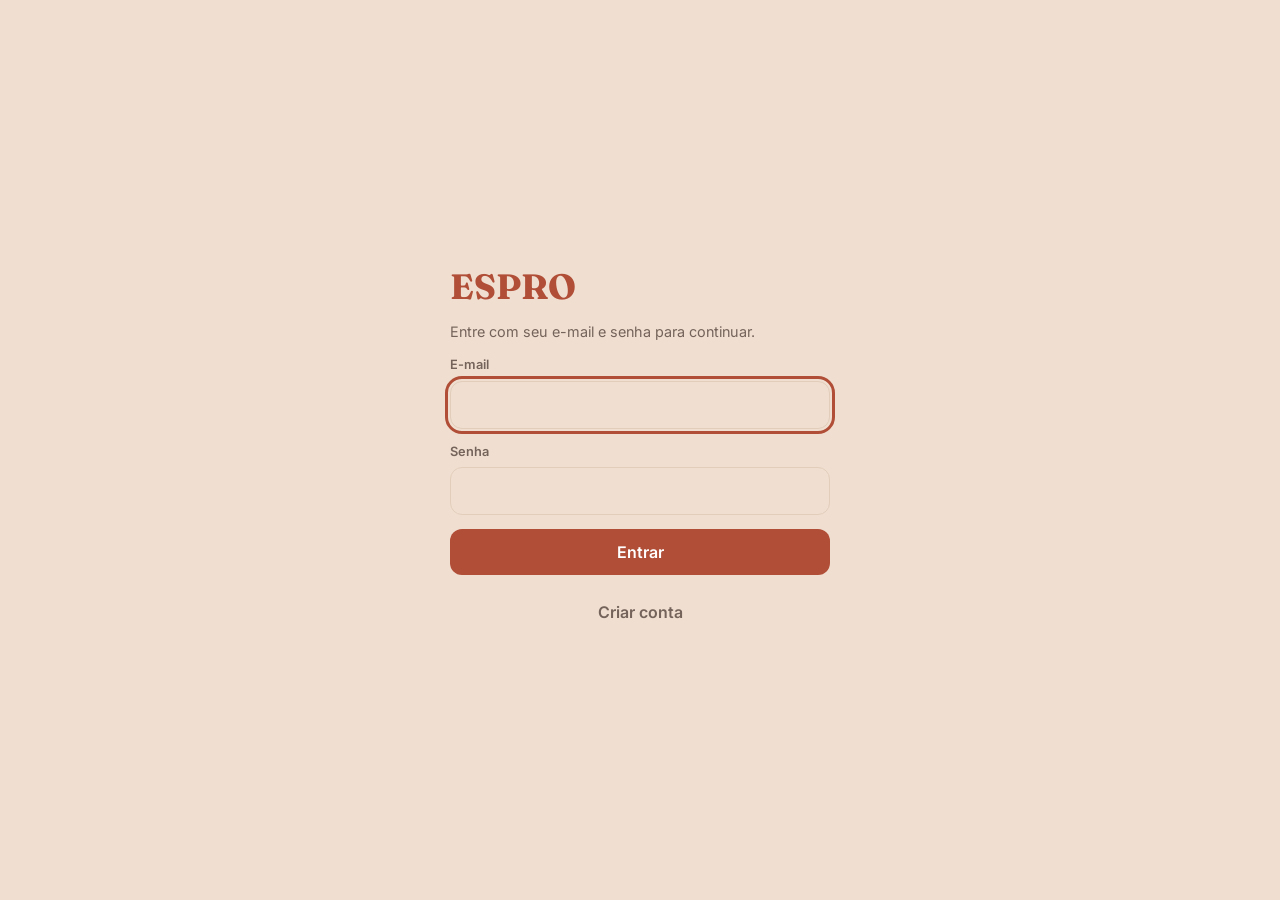
<file: index.html>
<!doctype html>
<html lang="pt-BR">
<head>
<meta charset="utf-8">
<meta name="viewport" content="width=device-width,initial-scale=1,viewport-fit=cover">
<meta name="theme-color" content="#F0DFD0" media="(prefers-color-scheme: light)">
<meta name="theme-color" content="#17110E" media="(prefers-color-scheme: dark)">
<title>ESPRO — Revista</title>
<link rel="manifest" href="manifest.webmanifest">
<link rel="preconnect" href="https://fonts.googleapis.com">
<link rel="preconnect" href="https://fonts.gstatic.com" crossorigin>
<link href="https://fonts.googleapis.com/css2?family=Fraunces:opsz,wght@9..144,600;9..144,700&family=Inter:wght@400;500;600&display=swap" rel="stylesheet">
<link rel="stylesheet" href="css/style.css">
</head>
<body>
<header class="top">
  <button class="brand" id="brand" aria-label="Editar empresa e dados"></button>
  <span class="sync-dot" id="sync-dot" hidden title="Equipe"></span>
  <button class="icon-btn top-avisos" id="avisos-btn" aria-label="Avisos" hidden></button>
  <button class="icon-btn top-search" id="search" aria-label="Buscar e comandos (Ctrl+K)"></button>
  <h1 id="page-title"></h1>
</header>
<main id="view" tabindex="-1"></main>
<nav class="tabs" id="tabs" aria-label="Seções"></nav>
<dialog id="sheet"></dialog>
<div id="toast" role="status" aria-live="polite"></div>
<div id="print-root" aria-hidden="true"></div>
<script src="js/store.js"></script>
<script src="js/ui.js"></script>
<script src="js/cargos.js"></script>
<script src="js/rich.js"></script>
<script src="js/editor.js"></script>
<script src="js/extras.js"></script>
<script src="js/qualidade.js"></script>
<script src="js/equipe.js"></script>
<script src="js/sync.js"></script>
<script src="js/marca.js"></script>
<script src="js/edicoes.js"></script>
<script src="js/diario.js"></script>
<script src="js/fluxo.js"></script>
<script src="js/views.js"></script>
<script src="js/avisos.js"></script>
<script src="js/perfil.js"></script>
<script src="js/pessoas.js"></script>
<script src="js/portal.js"></script>
<script src="js/organograma.js"></script>
<script src="js/setor.js"></script>
<script src="js/galeria.js"></script>
<script src="js/app.js"></script>
</body>
</html>
</file>
<file: css/style.css>
/* ESPRO — mobile first. Estética editorial: papel quente, tipografia serifada nos títulos. */
:root {
  /* Paleta oficial (2026-11-13): terracota #B04E37 · âmbar #E4A558 · oliva #A49F4F · creme #F0DFD0 */
  --terracota: #B04E37; --ambar: #E4A558; --oliva: #A49F4F; --creme: #F0DFD0;
  --bg: #F0DFD0; --surface: #FBF5EF; --ink: #2A1D17; --muted: #74635A; --line: #E2CCBA;
  --accent: #B04E37; --accent-ink: #FFFFFF; --accent-soft: #F3D9CF; --accent-2: #E4A558; --accent-3: #A49F4F; --danger: #B42318;
  --radius: 16px; --shadow: 0 1px 2px rgb(0 0 0 / .05), 0 6px 18px rgb(80 40 20 / .08);
  --nav-h: 64px; --gutter: 16px;
  --serif: 'Fraunces', Georgia, 'Times New Roman', serif;
  --sans: 'Inter', system-ui, -apple-system, 'Segoe UI', Roboto, sans-serif;
  color-scheme: light dark;
}
@media (prefers-color-scheme: dark) {
  :root {
    --bg: #17110E; --surface: #231A16; --ink: #F0DFD0; --muted: #A8968A; --line: #3A2C25;
    --accent: #E4A558; --accent-ink: #2A1408; --accent-soft: #4A2E1A80; --accent-2: #B04E37; --accent-3: #A49F4F; --danger: #F97066;
    --shadow: 0 1px 2px rgb(0 0 0 / .4);
  }
}
* { box-sizing: border-box; -webkit-tap-highlight-color: transparent; }
html { -webkit-text-size-adjust: 100%; }
body {
  margin: 0; background: var(--bg); color: var(--ink); font: 400 16px/1.45 var(--sans);
  min-height: 100dvh; overflow-wrap: anywhere;
}
h1, h2, h3, p { margin: 0; }
button, input, select, textarea { font: inherit; color: inherit; }
button { cursor: pointer; background: none; border: 0; padding: 0; text-align: inherit; }
a { color: var(--accent); text-decoration: none; font-weight: 500; }
:focus-visible { outline: 3px solid var(--accent); outline-offset: 2px; border-radius: 8px; }
.muted { color: var(--muted); font-size: .9rem; }
hr { border: 0; border-top: 1px solid var(--line); margin: 16px 0; }

/* ── Casca ── */
.top {
  position: sticky; top: 0; z-index: 20; display: flex; flex-direction: column; gap: 2px;
  padding: calc(env(safe-area-inset-top) + 10px) var(--gutter) 10px;
  background: color-mix(in srgb, var(--bg) 88%, transparent); backdrop-filter: blur(12px);
}
.brand { font-size: .78rem; font-weight: 600; letter-spacing: .08em; text-transform: uppercase; color: var(--muted); align-self: flex-start; min-height: 24px; }
.brand::after { content: ' ▾'; opacity: .6; }
.top h1 { font: 700 1.9rem/1.1 var(--serif); letter-spacing: -.01em; }
main { padding: 6px var(--gutter) calc(var(--nav-h) + env(safe-area-inset-bottom) + 96px); max-width: 720px; margin: 0 auto; outline: 0; }
.tabs {
  position: fixed; inset: auto 0 0 0; z-index: 30; display: grid; grid-auto-flow: column; grid-auto-columns: minmax(0, 1fr);
  height: calc(var(--nav-h) + env(safe-area-inset-bottom)); padding-bottom: env(safe-area-inset-bottom);
  background: var(--surface); border-top: 1px solid var(--line);
}
.tabs a { display: flex; flex-direction: column; align-items: center; justify-content: center; gap: 2px; color: var(--muted); font-size: .68rem; font-weight: 500; min-height: 48px; min-width: 0; }
.tabs a span { max-width: 100%; overflow: hidden; text-overflow: ellipsis; white-space: nowrap; padding: 0 2px; }
.tabs a[aria-current] { color: var(--accent); }
.tabs a[aria-current] svg { stroke-width: 2.4; }

.stack { display: flex; flex-direction: column; gap: 24px; }
.stack.tight { gap: 14px; }

/* ── Componentes base ── */
.sec-head { display: flex; align-items: baseline; justify-content: space-between; margin-bottom: 10px; }
.sec-head h3 { font: 600 1.15rem var(--serif); }
.link { color: var(--accent); font-weight: 500; font-size: .9rem; padding: 6px 2px; }
.link.center { display: block; margin: 4px auto 0; }
.empty { color: var(--muted); font-size: .92rem; padding: 18px 12px; text-align: center; border: 1px dashed var(--line); border-radius: var(--radius); }
.icon-btn { display: grid; place-items: center; width: 44px; height: 44px; border-radius: 50%; color: var(--ink); }
.icon-btn:hover { background: var(--accent-soft); }
.icon-btn:disabled { opacity: .3; cursor: default; }
.btn { min-height: 46px; padding: 0 18px; border-radius: 12px; border: 1px solid var(--line); background: var(--surface); font-weight: 600; display: inline-flex; align-items: center; justify-content: center; gap: 8px; }
.btn.primary { background: var(--accent); color: var(--accent-ink); border-color: transparent; }
.btn.danger { color: var(--danger); }
.btn.ghost { border-color: transparent; background: transparent; color: var(--muted); }
.btn.small { min-height: 36px; padding: 0 12px; font-size: .85rem; }
.btn:disabled { opacity: .4; }
.btn:active, .fab:active, .card-main:active, .item:active, .day:active { transform: scale(.98); }
.tag { display: inline-block; font-size: .72rem; font-weight: 600; padding: 2px 9px; border-radius: 99px; color: var(--c); background: color-mix(in srgb, var(--c) 14%, transparent); }
.fab {
  position: fixed; right: max(var(--gutter), calc((100vw - 720px) / 2 + var(--gutter)));
  bottom: calc(var(--nav-h) + env(safe-area-inset-bottom) + 16px); z-index: 25;
  width: 58px; height: 58px; border-radius: 50%; display: grid; place-items: center;
  background: var(--accent); color: var(--accent-ink); box-shadow: 0 8px 22px rgb(0 0 0 / .25); transition: transform .15s;
}

/* ── Início ── */
.hero { display: flex; gap: 18px; align-items: center; background: var(--surface); border: 1px solid var(--line); border-radius: 22px; padding: 20px; box-shadow: var(--shadow); }
.ring { flex: none; width: 84px; height: 84px; border-radius: 50%; display: grid; place-items: center; background: conic-gradient(var(--accent) calc(var(--p) * 1%), var(--line) 0); position: relative; }
.ring::before { content: ''; position: absolute; inset: 9px; border-radius: 50%; background: var(--surface); }
.ring b { position: relative; font: 700 1.15rem var(--serif); }
.eyebrow { font-size: .72rem; font-weight: 600; letter-spacing: .08em; text-transform: uppercase; color: var(--accent); }
.hero h2 { font: 600 1.25rem/1.25 var(--serif); margin: 2px 0 4px; }
.grid2 { display: grid; grid-template-columns: 1fr 1fr; gap: 10px; }
.setor-card { display: flex; flex-direction: column; gap: 2px; padding: 14px; border-radius: var(--radius); background: var(--surface); border: 1px solid var(--line); border-left: 5px solid var(--c); min-height: 64px; }
.setor-card small { color: var(--muted); }
.list, .plain { list-style: none; margin: 0; padding: 0; display: flex; flex-direction: column; gap: 8px; }
.item { width: 100%; display: flex; align-items: stretch; gap: 12px; padding: 12px 14px 12px 12px; background: var(--surface); border: 1px solid var(--line); border-radius: 14px; min-height: 56px; transition: transform .1s; }
.item .bar { width: 4px; border-radius: 4px; flex: none; }
.item .grow, .grow { display: flex; flex-direction: column; flex: 1; min-width: 0; }
.item small { color: var(--muted); font-size: .82rem; }
.item.done b { text-decoration: line-through; opacity: .55; }

/* ── Quadro ── */
.chips { display: flex; gap: 8px; overflow-x: auto; margin: 0 calc(var(--gutter) * -1); padding: 4px var(--gutter); scrollbar-width: none; }
.chips::-webkit-scrollbar { display: none; }
.chip { flex: none; min-height: 40px; padding: 0 14px; border-radius: 99px; border: 1px solid var(--line); background: var(--surface); font-weight: 500; font-size: .9rem; }
.chip.on { background: var(--c, var(--ink)); color: #fff; border-color: transparent; }
@media (prefers-color-scheme: dark) { .chip.on:not([style]) { background: var(--ink); color: var(--bg); } }
.board { display: flex; gap: 12px; overflow-x: auto; scroll-snap-type: x mandatory; margin: 0 calc(var(--gutter) * -1); padding: 4px var(--gutter) 12px; scroll-padding-inline: var(--gutter); scrollbar-width: none; align-items: flex-start; }
.board::-webkit-scrollbar { display: none; }
.col { flex: none; width: min(84vw, 320px); scroll-snap-align: start; background: color-mix(in srgb, var(--line) 45%, transparent); border-radius: 18px; padding: 12px; }
.col header { display: flex; align-items: center; justify-content: space-between; padding: 2px 4px 10px; }
.col h3 { font: 600 1rem var(--serif); }
.count { font-size: .78rem; font-weight: 600; background: var(--surface); border-radius: 99px; padding: 1px 9px; color: var(--muted); }
.cards { display: flex; flex-direction: column; gap: 8px; }
.card { display: flex; align-items: stretch; background: var(--surface); border-radius: 14px; box-shadow: var(--shadow); overflow: hidden; }
.card-main { flex: 1; display: flex; flex-direction: column; align-items: flex-start; gap: 6px; padding: 12px; min-height: 56px; transition: transform .1s; }
.card-main small { color: var(--muted); font-size: .82rem; }
.card-main small.late { color: var(--danger); font-weight: 600; }
.card-main small.card-meta-criador { font-size: .75rem; opacity: .85; }
.card.done .card-main b { opacity: .55; text-decoration: line-through; }
.card .mv { align-self: center; color: var(--accent); margin-right: 4px; }
.add-in { margin-top: 8px; width: 100%; min-height: 44px; display: flex; align-items: center; justify-content: center; gap: 6px; color: var(--muted); font-size: .9rem; border-radius: 12px; }
.add-in:hover { background: color-mix(in srgb, var(--line) 80%, transparent); }

/* Tags do cartão e checklist */
.card-tags { display: flex; flex-wrap: wrap; gap: 4px; align-items: center; }
.prio-tag { font-size: .68rem; font-weight: 700; padding: 2px 7px; border-radius: 99px; }
.prio-alta { background: color-mix(in srgb, #DC2626 15%, transparent); color: #DC2626; border: 1px solid color-mix(in srgb, #DC2626 30%, transparent); }
.prio-media { background: color-mix(in srgb, #D97706 15%, transparent); color: #B45309; border: 1px solid color-mix(in srgb, #D97706 30%, transparent); }
.prio-baixa { background: color-mix(in srgb, #16A34A 15%, transparent); color: #15803D; border: 1px solid color-mix(in srgb, #16A34A 30%, transparent); }
.esforco-tag, .link-tag { display: inline-flex; align-items: center; gap: 3px; font-size: .72rem; color: var(--muted); background: var(--line); padding: 1px 6px; border-radius: 6px; }
.card-checklist-bar { width: 100%; display: flex; align-items: center; gap: 8px; margin: 2px 0; }
.card-checklist-bar .meter { flex: 1; height: 5px; }
.card-checklist-bar small { font-size: .7rem; color: var(--muted); font-weight: 600; }

/* Checklist no formulário */
.checklist-box { background: var(--bg); border: 1px solid var(--line); border-radius: 12px; padding: 10px 12px; display: flex; flex-direction: column; gap: 8px; }
.checklist-list { display: flex; flex-direction: column; gap: 6px; }
.check-row { display: flex; align-items: center; gap: 8px; }
.check-input { min-height: 36px; padding: 6px 10px; font-size: .9rem; flex: 1; }
.check-input.check-done { text-decoration: line-through; opacity: .6; }
.hist-box { background: var(--bg); border: 1px solid var(--line); border-radius: 10px; padding: 8px 12px; }

/* Ações no topo do Kanban */
.kanban-actions-row { display: flex; flex-wrap: wrap; align-items: center; gap: 8px; padding: 2px 0 6px; }

/* Desempenho por setor no Início */
.setor-perf-list { display: flex; flex-direction: column; gap: 8px; }
.setor-perf-card { display: flex; flex-direction: column; gap: 6px; padding: 10px 14px; background: var(--surface); border: 1px solid var(--line); border-radius: 14px; text-align: left; transition: transform .1s; box-shadow: var(--shadow); }
.setor-perf-card:hover { border-color: var(--c); }
.setor-perf-head { display: flex; align-items: center; justify-content: space-between; }
.setor-perf-nome { font-weight: 600; font-size: .92rem; display: flex; align-items: center; gap: 8px; }
.setor-perf-nome .dot { width: 10px; height: 10px; border-radius: 50%; background: var(--c); }
.setor-perf-pct { font-size: .8rem; color: var(--muted); font-weight: 500; }

.col-tabs { display: grid; grid-template-columns: repeat(4, 1fr); padding: 4px; gap: 2px; background: color-mix(in srgb, var(--line) 60%, transparent); border-radius: 14px; }
.col-tabs button { min-height: 48px; border-radius: 11px; display: flex; flex-direction: column; align-items: center; justify-content: center; font-size: .74rem; font-weight: 600; color: var(--muted); line-height: 1.2; }
.col-tabs b { font-size: 1rem; color: var(--ink); }
.col-tabs button.on { background: var(--surface); color: var(--accent); box-shadow: var(--shadow); }
.board::after { content: ''; flex: none; width: 4px; }
.card, .drag-handle { user-select: none; -webkit-user-select: none; }
.drag-handle { display: grid; place-items: center; width: 30px; flex: none; color: var(--muted); touch-action: none; cursor: grab; -webkit-touch-callout: none; }
.drag-handle svg { stroke-width: 3.4; }
.card.ghosting { opacity: .3; }
.drag-ghost { position: fixed; left: 0; top: 0; z-index: 200; margin: 0; pointer-events: none; rotate: 2deg; box-shadow: 0 16px 36px rgb(0 0 0 / .35); }
.drop-line { height: 4px; border-radius: 4px; background: var(--accent); margin: 2px 0; flex: none; }
.col.drop-over { outline: 2px dashed var(--accent); outline-offset: -2px; background: color-mix(in srgb, var(--accent) 10%, transparent); }
.cards { min-height: 48px; }
.cards:has(.drop-line) .empty { display: none; }
body.dragging { cursor: grabbing; user-select: none; }
body.dragging .board { scroll-snap-type: none; }
@media (hover: hover) and (pointer: fine) {
  .board { scrollbar-width: thin; scrollbar-color: var(--line) transparent; }
  .board::-webkit-scrollbar { display: block; height: 8px; }
  .board::-webkit-scrollbar-thumb { background: var(--line); border-radius: 8px; }
}

/* ── Agenda ── */
.cal { background: var(--surface); border: 1px solid var(--line); border-radius: 22px; padding: 10px 10px 8px; box-shadow: var(--shadow); }
.cal-head { display: flex; align-items: center; justify-content: space-between; }
.cal-head h2 { font: 600 1.15rem var(--serif); }
.dow, .days { display: grid; grid-template-columns: repeat(7, 1fr); }
.dow span { text-align: center; font-size: .72rem; font-weight: 600; color: var(--muted); padding: 6px 0; }
.day { aspect-ratio: 1; max-height: 56px; margin: 2px; border-radius: 14px; display: flex; flex-direction: column; align-items: center; justify-content: center; gap: 3px; transition: transform .1s; }
.day.blank { pointer-events: none; }
.day .n { font-size: .95rem; font-weight: 500; line-height: 1; }
.day .dots { display: flex; gap: 3px; height: 6px; }
.day .dots i { width: 5px; height: 5px; border-radius: 50%; }
.day.today .n { color: var(--accent); font-weight: 700; }
.day.sel { background: var(--accent); color: var(--accent-ink); }
.day.sel .n { color: var(--accent-ink); }
.day.sel .dots i { background: var(--accent-ink) !important; }

/* ── Revista ── */
.seg { display: grid; grid-template-columns: 1fr 1fr; padding: 4px; background: color-mix(in srgb, var(--line) 60%, transparent); border-radius: 14px; }
.seg.seg3 { grid-template-columns: repeat(3, 1fr); }
.seg button { min-height: 40px; border-radius: 11px; text-align: center; font-weight: 600; font-size: .88rem; color: var(--muted); }
.seg button.on { background: var(--surface); color: var(--ink); box-shadow: var(--shadow); }
.page-row { display: flex; align-items: center; gap: 4px; }
.page-row .item { flex: 1; align-items: center; }
.pn { flex: none; width: 32px; height: 32px; display: grid; place-items: center; border-radius: 10px; background: var(--accent-soft); color: var(--accent); font-weight: 700; font-size: .9rem; }
.reorder { display: flex; flex-direction: column; }
.reorder .icon-btn { width: 40px; height: 28px; border-radius: 8px; }
.reader { display: flex; gap: 14px; overflow-x: auto; scroll-snap-type: x mandatory; scroll-padding-inline: var(--gutter); margin: 0 calc(var(--gutter) * -1); padding: 6px var(--gutter) 14px; scrollbar-width: none; }
.reader::-webkit-scrollbar { display: none; }
.reader .page { flex: none; width: min(82vw, 340px); scroll-snap-align: start; box-shadow: 0 10px 30px rgb(0 0 0 / .22); }
.reader.flipbook-3d { perspective: 1200px; padding-bottom: 24px; gap: 20px; }
.reader.flipbook-3d .page { transform-style: preserve-3d; transition: transform .3s ease, box-shadow .3s ease; box-shadow: -8px 12px 28px rgb(0 0 0 / .28), 0 2px 6px rgb(0 0 0 / .15); border-left: 2px solid rgb(0 0 0 / .12); }
.reader.flipbook-3d .page:hover { transform: rotateY(-3deg) scale(1.02); box-shadow: -14px 18px 36px rgb(0 0 0 / .35); }
.reader.flipbook-3d .spread { perspective: 1400px; filter: drop-shadow(0 14px 30px rgb(0 0 0 / .3)); }
.center-btn { align-self: center; }

.page { container-type: inline-size; aspect-ratio: 148 / 210; position: relative; overflow: hidden; background: #FFFDF8; color: #1C1C1A; border-radius: 4px; display: flex; flex-direction: column; font-family: var(--sans); }
.page .txt { position: relative; padding: 9cqw; display: flex; flex-direction: column; gap: 3cqw; z-index: 2; }
.page h2 { font: 700 8.5cqw/1.1 var(--serif); }
.page p { font-size: inherit; line-height: inherit; }
.page small { font-size: 3.2cqw; letter-spacing: .14em; text-transform: uppercase; opacity: .75; }
.page .num { position: absolute; bottom: 3.5cqw; right: 5cqw; font-size: 3cqw; opacity: .5; z-index: 3; }
.page .bg { position: absolute; inset: 0; width: 100%; height: 100%; object-fit: cover; }
.page .veil { position: absolute; inset: 0; background: linear-gradient(to top, rgb(0 0 0 / .72), rgb(0 0 0 / .12) 70%); z-index: 1; }
.tpl-capa, .tpl-anuncio { color: #fff; background: #7A3424; justify-content: flex-end; }
.tpl-capa h2 { font-size: 12cqw; }
.tpl-contracapa { background: #7A3424; color: #fff; justify-content: center; }
.tpl-contracapa .txt, .tpl-anuncio .txt.center { text-align: center; align-items: center; }
.tpl-contracapa .bg { opacity: .35; }
.tpl-sumario ol { list-style: none; margin: 4cqw 0 0; padding: 0; display: flex; flex-direction: column; gap: 3.5cqw; }
.tpl-sumario li { display: flex; align-items: baseline; gap: 2cqw; font-size: 4.2cqw; }
.tpl-sumario li i { flex: 1; border-bottom: 1px dotted currentColor; opacity: .35; }

/* ── Revista: seções ── */
.rev-resumo { display: flex; flex-direction: column; gap: 10px; background: var(--surface); border: 1px solid var(--line); border-radius: var(--radius); padding: 14px 16px; }
.rev-resumo small { display: block; color: var(--muted); font-size: .82rem; }
.meter { height: 8px; border-radius: 8px; background: var(--line); overflow: hidden; }
.meter i { display: block; height: 100%; background: var(--accent); border-radius: 8px; transition: width .3s; }
.sec-grupo header { display: flex; align-items: center; gap: 8px; margin-bottom: 10px; }
.sec-grupo .dot { width: 12px; height: 12px; border-radius: 50%; background: var(--sec, var(--muted)); flex: none; }
.sec-grupo h3 { font: 600 1.15rem var(--serif); flex: 1; min-width: 0; }
.meta-link { font-size: .8rem; color: var(--muted); font-weight: 500; white-space: nowrap; }
.sec-grupo .btn.small { min-height: 36px; padding: 0 12px 0 8px; gap: 4px; }
.sec-grupo .item .bar { display: none; }
.sec-grupo .pn { background: color-mix(in srgb, var(--sec, var(--accent)) 16%, transparent); color: var(--sec, var(--accent)); }
.st { flex: none; align-self: center; font-size: .7rem; font-weight: 600; padding: 2px 9px; border-radius: 99px; background: var(--line); color: var(--muted); }
.st-revisao { background: color-mix(in srgb, #F59E0B 20%, transparent); color: #B45309; }
.st-pronta { background: var(--accent-soft); color: var(--accent); }
@media (prefers-color-scheme: dark) { .st-revisao { color: #FBBF24; } }
.reader-info { text-align: center; }
.hint { margin-top: -8px; }

/* páginas com seção */
.page { --sec: var(--accent); }
.page.has-sec::before { content: ''; position: absolute; inset: 0 0 auto 0; height: 2.2cqw; background: var(--sec); z-index: 3; }
.page .kicker { color: var(--sec); font-weight: 700; opacity: 1; }
.tpl-destaque { color: #fff; background: var(--sec); justify-content: flex-end; }
.tpl-destaque .kicker { color: #fff; background: var(--sec); padding: 1cqw 3cqw; border-radius: 99px; align-self: flex-start; }
.tpl-destaque h2 { font-size: 10.5cqw; }
.tpl-secao { background: var(--sec); color: #fff; justify-content: center; }
.tpl-secao h2 { font-size: 15cqw; }
.tpl-secao ol { list-style: none; margin: 5cqw 0 0; padding: 4cqw 0 0; border-top: 1px solid rgb(255 255 255 / .35); display: flex; flex-direction: column; gap: 3cqw; }
.tpl-secao li { display: flex; align-items: baseline; gap: 2cqw; font-size: 4cqw; }
.tpl-secao li i { flex: 1; border-bottom: 1px dotted currentColor; opacity: .4; }
.tpl-sumario .sec-li { margin-top: 2cqw; font-weight: 700; color: var(--sec); }
.tpl-sumario .sub { padding-left: 4cqw; font-size: 3.8cqw; }

/* ── Texto rico e imagens na página ── */
.rich { font-size: calc(4cqw * var(--fs, 1)); line-height: 1.5; display: block; overflow-wrap: anywhere; }
.rich p, .rich div { margin: 0 0 2.4cqw; }
.rich ul, .rich ol { margin: 0 0 2.4cqw; padding-left: 1.5em; }
.rich h2 { font: 700 1.55em/1.2 var(--serif); margin: 1em 0 .4em; }
.rich h3 { font: 600 1.25em/1.25 var(--serif); margin: .9em 0 .3em; }
.rich blockquote { margin: 0 0 2.4cqw; padding: .2em 0 .2em .9em; border-left: .25em solid var(--sec, var(--accent)); font-style: italic; opacity: .9; }
.rich a { color: var(--sec, var(--accent)); text-decoration: underline; }
.rich > :first-child { margin-top: 0; }
.fs-sm { font-size: .8em; } .fs-lg { font-size: 1.35em; } .fs-xl { font-size: 1.9em; line-height: 1.2; }
.ff-serif { font-family: var(--serif); } .ff-sans { font-family: var(--sans); } .ff-mono { font-family: ui-monospace, Consolas, monospace; }
.page.on-photo { color: #fff; }
.page.on-photo .rich a { color: #fff; }
.tpl-lista .rich ol { list-style: none; counter-reset: top; padding: 0; }
.tpl-lista .rich ol li { counter-increment: top; position: relative; padding-left: 2.6em; margin-bottom: .9em; line-height: 1.3; }
.tpl-lista .rich ol li::before { content: counter(top); position: absolute; left: 0; top: -.15em; font: 700 2em/1 var(--serif); color: var(--sec); }

.fig { margin: 0; }
.fig img { width: 100%; height: 100%; object-fit: cover; display: block; }
.fig figcaption { font-size: 3cqw; opacity: .7; margin-top: 1cqw; line-height: 1.3; }
.f-arred img { border-radius: 3cqw; } .f-circ img { border-radius: 50%; aspect-ratio: 1; }
.fig-topo { flex: none; width: 100%; position: relative; z-index: 0; }
.fig-topo.t-p { height: 45cqw; } .fig-topo.t-m { height: 62cqw; } .fig-topo.t-g { height: 85cqw; }
.fig-topo img { height: 100%; }
.fig-topo figcaption { position: absolute; left: 4cqw; bottom: 2cqw; color: #fff; text-shadow: 0 1px 3px rgb(0 0 0 / .6); opacity: 1; }
.fig-esquerda, .fig-direita { margin-bottom: 2cqw; }
.fig-esquerda { float: left; margin-right: 3.5cqw; } .fig-direita { float: right; margin-left: 3.5cqw; }
.fig-esquerda.t-p, .fig-direita.t-p { width: 26cqw; } .fig-esquerda.t-m, .fig-direita.t-m { width: 38cqw; } .fig-esquerda.t-g, .fig-direita.t-g { width: 50cqw; }
.fig-esquerda img, .fig-direita img { aspect-ratio: 4 / 3; height: auto; }
.fig-esquerda.f-circ img, .fig-direita.f-circ img { aspect-ratio: 1; }
.fig-acima, .fig-abaixo { margin-left: auto; margin-right: auto; }
.fig-acima.t-p, .fig-abaixo.t-p { width: 40%; } .fig-acima.t-m, .fig-abaixo.t-m { width: 70%; } .fig-acima.t-g, .fig-abaixo.t-g { width: 100%; }
.fig-acima img, .fig-abaixo img { aspect-ratio: 16 / 10; height: auto; }
.fig-acima.f-circ img, .fig-abaixo.f-circ img { aspect-ratio: 1; }

.page.overflow::after { content: 'Texto maior que a página'; position: absolute; left: 3cqw; bottom: 3cqw; z-index: 5; font: 600 3cqw var(--sans); background: #B42318; color: #fff; padding: .8cqw 2.6cqw; border-radius: 99px; }

/* ── Editor de páginas em tela cheia ── */
body.editing { overflow: hidden; }
.ed { position: fixed; inset: 0; z-index: 60; display: flex; flex-direction: column; background: var(--bg); height: 100dvh; }
.ed-top { display: flex; align-items: center; gap: 2px; padding: calc(env(safe-area-inset-top) + 4px) 6px 4px; background: var(--surface); border-bottom: 1px solid var(--line); flex: none; }
.ed-ttl { flex: 1; min-width: 0; display: flex; flex-direction: column; line-height: 1.2; padding-left: 4px; }
.ed-ttl b { font: 600 1rem var(--serif); white-space: nowrap; overflow: hidden; text-overflow: ellipsis; }
.ed-ttl small { color: var(--muted); font-size: .76rem; }
.ed-status { font-size: .74rem; font-weight: 600; color: var(--muted); padding: 0 6px; white-space: nowrap; }
.ed-status[data-s=ok]::before { content: '✓ '; color: var(--accent); }
.ed-status[data-s=pend] { color: var(--accent); }
.ed-status[data-s=err] { color: var(--danger); }
.ed-scroll { flex: 1; min-height: 0; overflow: auto; display: flex; padding: 22px 12px 28px; overscroll-behavior: contain; background: color-mix(in srgb, var(--line) 35%, var(--bg)); }
.ed-holder { --fit: min(100vw - 24px, calc((100dvh - 230px) * .705), 640px); position: relative; flex: none; margin: auto; width: calc(var(--fit) * var(--z, 1)); user-select: none; -webkit-user-select: none; }
.ed-holder .page { width: 100%; box-shadow: 0 8px 28px rgb(0 0 0 / .25); }
.ed-holder [contenteditable] { user-select: text; -webkit-user-select: text; outline: 0; cursor: text; }
.ed-holder [contenteditable]:hover { box-shadow: 0 0 0 .5cqw color-mix(in srgb, var(--accent) 35%, transparent); border-radius: 1cqw; }
.ed-holder [contenteditable]:focus { box-shadow: 0 0 0 .6cqw var(--accent); border-radius: 1cqw; }
[data-ph]:empty::before { content: attr(data-ph); opacity: .45; }
.ed-panel { flex: none; max-height: 42vh; overflow-y: auto; padding: 12px 14px; display: flex; flex-direction: column; gap: 12px; background: var(--surface); border-top: 1px solid var(--line); }
.ed-panel[hidden] { display: none; }
.ed-bar { flex: none; background: var(--surface); border-top: 1px solid var(--line); padding-bottom: env(safe-area-inset-bottom); }
.ed-row { display: flex; align-items: center; gap: 4px; padding: 6px 8px; overflow-x: auto; scrollbar-width: none; }
.ed-row::-webkit-scrollbar { display: none; }
.tbn { flex: none; min-width: 58px; min-height: 52px; padding: 4px 6px; border-radius: 12px; display: flex; flex-direction: column; align-items: center; justify-content: center; gap: 2px; font-size: .7rem; font-weight: 600; color: var(--ink); }
.tbn:active { background: var(--accent-soft); }
.tbn.danger { color: var(--danger); }
.ed-zoom { margin-left: auto; flex: none; display: flex; align-items: center; }
.zoom-val { min-width: 52px; min-height: 44px; font-weight: 600; font-size: .85rem; text-align: center; }
.tb-all { display: flex; align-items: center; gap: 2px; flex: none; }
.cv-box.passthru { pointer-events: none; outline-color: transparent; }
.tbox { position: absolute; padding: 2cqw; box-sizing: border-box; }
.tbox .rich { min-height: 4cqw; }
.tbox.bg-preto, .tbox.bg-sec { color: #fff; }
.obj-th { width: 40px; height: 40px; object-fit: cover; border-radius: 8px; flex: none; }
.toast-act { margin-left: 14px; font-weight: 700; text-decoration: underline; color: inherit; min-height: 32px; }
#toast.has-act { pointer-events: auto; }
body.editing #toast { bottom: calc(env(safe-area-inset-bottom) + 130px); z-index: 120; }
.rich-wrap { display: flow-root; }
.rich-wrap.cols2 { column-count: 2; column-gap: 5cqw; display: block; }
.rich-wrap > .rich { display: block; }

/* ── Fase 5: equipe ── */
.sync-dot { position: absolute; right: 52px; top: calc(env(safe-area-inset-top) + 20px); width: 9px; height: 9px; border-radius: 50%; background: var(--muted); }
.sync-dot[hidden] { display: none; }
.sync-dot[data-s=ok] { background: var(--accent); } .sync-dot[data-s=sync] { background: #F59E0B; } .sync-dot[data-s=erro] { background: var(--danger); }
.chat-btn { position: relative; }
.chat-btn .badge { position: absolute; top: 4px; right: 2px; min-width: 16px; height: 16px; border-radius: 8px; padding: 0 4px; background: var(--danger); color: #fff; font: 700 .64rem/16px var(--sans); text-align: center; font-style: normal; }
.chat-btn .badge[hidden] { display: none; }
.ed-pres { font-size: .72rem; color: #B45309; font-weight: 600; max-width: 34vw; overflow: hidden; text-overflow: ellipsis; white-space: nowrap; }
.ed-pres[hidden] { display: none; }
.com-list { margin-bottom: 12px; }
.com { background: var(--bg); border: 1px solid var(--line); border-radius: 14px; padding: 10px 12px; }
.com.ok { opacity: .6; }
.com-head { display: flex; justify-content: space-between; align-items: baseline; gap: 8px; }
.com-head small { color: var(--muted); }
.com p { margin: 4px 0 8px; white-space: pre-wrap; }
.alerta.erro { border-color: #B42318; } .alerta.aviso { border-color: #B54708; }
.alerta.erro .prob-ic { color: #B42318; } .alerta.aviso .prob-ic { color: #B54708; } .alerta.info .prob-ic { color: var(--accent); }
.equipe h4 { font: 600 1.05rem var(--serif); margin-bottom: 6px; }
.ver { align-items: center; }
.ver .btn { align-self: stretch; }

/* ── Fase 4: qualidade ── */
.tbox .rich { --fs: 1; }
.ed-warn { flex: none; display: flex; align-items: center; gap: 8px; padding: 6px 12px; background: #FEE4E2; color: #912018; font-size: .84rem; font-weight: 600; }
.ed-warn[hidden] { display: none; }
.ed-warn span { flex: 1; }
@media (prefers-color-scheme: dark) { .ed-warn { background: #4a1914; color: #fda29b; } }
.prob-resumo { display: flex; gap: 8px; flex-wrap: wrap; margin-bottom: 10px; }
.chip-prob { font-size: .78rem; font-weight: 700; padding: 3px 10px; border-radius: 99px; background: var(--line); }
.chip-prob.erro { background: #FEE4E2; color: #B42318; } .chip-prob.aviso { background: #FEF0C7; color: #B54708; } .chip-prob.info { background: var(--accent-soft); color: var(--accent); }
.prob { align-items: flex-start; }
.prob-ic { flex: none; margin-top: 2px; }
.prob.erro .prob-ic { color: #B42318; } .prob.aviso .prob-ic { color: #B54708; } .prob.info .prob-ic { color: var(--accent); }
.empty.ok { color: var(--accent); border-color: var(--accent); }
.actions.col { flex-direction: column; }
.pres { position: fixed; inset: 0; z-index: 300; background: #0c0c0b; display: flex; flex-direction: column; align-items: center; justify-content: center; color: #fff; touch-action: pan-y; }
.pres-stage { display: flex; gap: 2px; align-items: center; justify-content: center; animation: pres-fade .25s ease-out; }
.pres-stage.in-next { animation-name: pres-next; } .pres-stage.in-prev { animation-name: pres-prev; }
.pres-stage .page { height: min(84dvh, calc((100vw - 40px) * 1.419)); width: auto; aspect-ratio: 148 / 210; box-shadow: 0 20px 60px rgb(0 0 0 / .6); }
.pres-stage.dupla .page { height: min(84dvh, calc((100vw - 40px) / 2 * 1.419)); }
.pres-x { position: absolute; top: 10px; right: 10px; color: #fff; z-index: 2; }
.pres-nav { position: absolute; top: 50%; transform: translateY(-50%); width: 52px; height: 80px; color: #fff; opacity: .7; z-index: 2; display: grid; place-items: center; }
.pres-nav.prev { left: 0; } .pres-nav.next { right: 0; }
.pres-bar { position: absolute; bottom: 12px; display: flex; gap: 12px; align-items: center; font-size: .85rem; }
.pres-bar .chip { background: transparent; color: #fff; border-color: rgb(255 255 255 / .35); }
@keyframes pres-fade { from { opacity: 0; } } @keyframes pres-next { from { opacity: 0; transform: translateX(40px); } } @keyframes pres-prev { from { opacity: 0; transform: translateX(-40px); } }
.print-sheet.bleed { position: relative; width: 160mm; height: 222mm; }
.mk { position: absolute; background: #000; display: none; }

/* ── Fase 3: velocidade ── */
.top-search { position: absolute; right: 8px; top: calc(env(safe-area-inset-top) + 6px); }
.top { position: sticky; }
.thumb { container-type: inline-size; width: 100%; pointer-events: none; text-align: left; }
.thumb .page { width: 100%; border-radius: 2px; box-shadow: 0 1px 4px rgb(0 0 0 / .3); }
.tpl-grid { display: grid; grid-template-columns: repeat(auto-fill, minmax(104px, 1fr)); gap: 12px; margin-top: 8px; }
.tpl-card { display: flex; flex-direction: column; gap: 6px; text-align: center; font-size: .78rem; font-weight: 600; padding: 6px; border-radius: 12px; border: 2px solid transparent; }
.tpl-card.on, .tpl-card:active { border-color: var(--accent); }
.tpl-card:hover { background: var(--accent-soft); }
.pthumb { position: relative; flex: none; width: 40px; }
.pthumb i { position: absolute; left: -4px; top: -4px; min-width: 18px; height: 18px; padding: 0 4px; border-radius: 9px; background: var(--accent); color: var(--accent-ink); font: 700 .66rem/18px var(--sans); text-align: center; font-style: normal; z-index: 2; }
.plan { display: flex; flex-direction: column; gap: 6px; }
.plan-row { display: flex; align-items: center; gap: 10px; min-height: 44px; }
.plan-row .dot { width: 12px; height: 12px; border-radius: 50%; background: var(--sec); }
.plan-row input { width: 76px; flex: none; }
.lib-grid { display: grid; grid-template-columns: repeat(auto-fill, minmax(86px, 1fr)); gap: 8px; margin: 8px 0 12px; }
.lib-th { position: relative; aspect-ratio: 1; border-radius: 12px; overflow: hidden; border: 2px solid var(--line); }
.lib-th img { width: 100%; height: 100%; object-fit: cover; }
.lib-used { position: absolute; right: 4px; bottom: 4px; width: 20px; height: 20px; border-radius: 50%; background: var(--accent); color: var(--accent-ink); font: 700 .75rem/20px var(--sans); text-align: center; font-style: normal; }
.swatches.big { gap: 12px; margin: 10px 0 14px; }
.swatches.big .sw { width: 44px; height: 44px; position: relative; overflow: hidden; }
.sw.edit input { position: absolute; inset: 0; opacity: 0; width: 100%; height: 100%; cursor: pointer; }
.cor-custom { width: 100%; height: 48px; border-radius: 12px; border: 1px solid var(--line); background: var(--bg); }
.pal .item { min-height: 48px; }
.st-lead { font-size: 1.25em; line-height: 1.4; font-weight: 500; }
.st-legenda { font-size: .8em; font-style: italic; opacity: .7; }
.st-destaque { font: 700 1.15em/1.3 var(--serif); color: var(--sec, var(--accent)); border-left: .2em solid currentColor; padding-left: .6em; }
.reader.dupla { gap: 18px; }
.spread { flex: none; width: min(92vw, 720px); display: flex; gap: 2px; scroll-snap-align: start; }
.spread.first { justify-content: flex-end; } .spread.last { justify-content: flex-start; }
.reader .spread .page { width: calc(50% - 1px); flex: none; box-shadow: 0 10px 30px rgb(0 0 0 / .22); }
.center-row { justify-content: center; }
.tb-colorwrap span { display: block; }

/* ── Fase 2: precisão ── */
.ed-scroll { touch-action: pan-x pan-y; }
.cv-box.frame { outline: 1.5px dashed color-mix(in srgb, var(--accent) 55%, transparent); }
.cv-box.crop { outline: 2px dashed #fff; box-shadow: 0 0 0 9999px rgb(0 0 0 / .25); cursor: grab; }
.cv-guide { position: absolute; background: #ff2d9b; pointer-events: none; z-index: 5; }
.cv-guide.v { top: 0; bottom: 0; width: 1px; margin-left: -.5px; }
.cv-guide.h { left: 0; right: 0; height: 1px; margin-top: -.5px; }
.cv-grid { position: absolute; inset: 0; pointer-events: none; z-index: 0;
  background-image: linear-gradient(to right, rgb(120 120 120 / .28) 1px, transparent 1px), linear-gradient(to bottom, rgb(120 120 120 / .28) 1px, transparent 1px);
  background-size: 10% 10%; }
.cv-grid::after { content: ''; position: absolute; inset: var(--m); border: 1.5px dashed rgb(236 72 153 / .7); }
.num-grid { display: grid; grid-template-columns: repeat(5, 1fr); gap: 6px; }
.num-grid .field > span { font-size: .68rem; }
.num-grid .input { padding: 4px 6px; min-height: 36px; font-size: .85rem; }
.crop-hint { align-self: center; font-size: .85rem; padding: 0 8px; white-space: nowrap; }
.tbn.on { background: var(--accent-soft); color: var(--accent); }

/* ── Layout tipo canvas ── */
.pane-layout[hidden] { display: none; }
.cv { display: flex; flex-direction: column; gap: 12px; }
.cv-stage { position: relative; width: min(100%, 360px); margin: 30px auto 0; user-select: none; -webkit-user-select: none; }
.cv-stage .page { width: 100%; box-shadow: 0 10px 30px rgb(0 0 0 / .22); }
.cv-layer { position: absolute; inset: 0; pointer-events: none; }
.cv-box { position: absolute; pointer-events: auto; cursor: move; touch-action: pan-y; outline: 1.5px dashed transparent; }
.cv-box:hover { outline-color: color-mix(in srgb, var(--accent) 65%, transparent); }
.cv-box.sel { outline: 2px solid var(--accent); touch-action: none; }
.cv-h { position: absolute; width: 15px; height: 15px; margin: -7.5px 0 0 -7.5px; border-radius: 50%; background: #fff; border: 2px solid var(--accent); touch-action: none; z-index: 2; box-shadow: 0 1px 4px rgb(0 0 0 / .35); }
.cv-h::after { content: ''; position: absolute; inset: -11px; }
.cv-h[data-h=nw] { left: 0; top: 0; cursor: nwse-resize; } .cv-h[data-h=n] { left: 50%; top: 0; cursor: ns-resize; }
.cv-h[data-h=ne] { left: 100%; top: 0; cursor: nesw-resize; } .cv-h[data-h=e] { left: 100%; top: 50%; cursor: ew-resize; }
.cv-h[data-h=se] { left: 100%; top: 100%; cursor: nwse-resize; } .cv-h[data-h=s] { left: 50%; top: 100%; cursor: ns-resize; }
.cv-h[data-h=sw] { left: 0; top: 100%; cursor: nesw-resize; } .cv-h[data-h=w] { left: 0; top: 50%; cursor: ew-resize; }
.cv-rot { position: absolute; left: 50%; top: -30px; width: 17px; height: 17px; margin-left: -8.5px; border-radius: 50%; background: var(--accent); border: 2px solid #fff; cursor: grab; touch-action: none; z-index: 2; box-shadow: 0 1px 4px rgb(0 0 0 / .35); }
.cv-rot::before { content: ''; position: absolute; left: 50%; top: 100%; width: 2px; height: 13px; margin-left: -1px; background: var(--accent); }
.cv-rot::after { content: ''; position: absolute; inset: -10px; }
.cv-strip { display: flex; gap: 8px; overflow-x: auto; padding: 4px 2px; }
.cv-th { flex: none; width: 54px; height: 54px; border-radius: 12px; overflow: hidden; border: 2px solid var(--line); background: var(--bg); display: grid; place-items: center; color: var(--muted); }
.cv-th.on { border-color: var(--accent); }
.cv-th img { width: 100%; height: 100%; object-fit: cover; }
.cv-add { border-style: dashed; }
.cv-panel { display: flex; flex-direction: column; gap: 12px; padding: 12px; border: 1px solid var(--line); border-radius: 14px; background: var(--bg); }
.cv-range { width: 100%; accent-color: var(--accent); min-height: 32px; }
.check { display: flex; align-items: center; gap: 10px; min-height: 40px; font-size: .95rem; }
.check input { width: 22px; height: 22px; accent-color: var(--accent); }

/* figuras livres dentro da página */
.fig-livre { position: absolute; margin: 0; overflow: hidden; }
.fig-livre img { width: 100%; height: 100%; aspect-ratio: auto; border-radius: 0; object-fit: cover; }
.fig-livre.f-arred { border-radius: 3cqw; } .fig-livre.f-circ { border-radius: 50%; }
.fig-livre figcaption { position: absolute; left: 0; right: 0; bottom: 0; margin: 0; padding: 4cqw 2cqw 1.2cqw; background: linear-gradient(transparent, rgb(0 0 0 / .65)); color: #fff; font-size: 2.8cqw; opacity: 1; }

/* ── Editor no sheet ── */
.form .seg { margin-bottom: 2px; }
.pane-edit { display: flex; flex-direction: column; gap: 14px; }
.pane-edit[hidden], .pane-prev[hidden] { display: none; }
.pane-prev { padding: 8px 0 4px; }
.pane-prev .page { width: min(100%, 360px); margin: 0 auto; box-shadow: 0 10px 30px rgb(0 0 0 / .22); }
.rte-wrap { border: 1px solid var(--line); border-radius: 14px; background: var(--bg); }
.rte-bar { display: flex; flex-wrap: wrap; gap: 4px 10px; padding: 6px; background: var(--surface); border-bottom: 1px solid var(--line); border-radius: 13px 13px 0 0; position: sticky; top: 0; z-index: 2; }
.tb-group { display: flex; align-items: center; gap: 2px; flex-wrap: wrap; }
.tb { min-width: 36px; height: 36px; border-radius: 9px; display: inline-grid; place-items: center; font-size: .95rem; color: var(--ink); }
.tb:hover { background: var(--accent-soft); }
.tb.on { background: var(--accent); color: var(--accent-ink); }
.tb-sel { height: 36px; border-radius: 9px; border: 1px solid var(--line); background: var(--bg); font-size: .8rem; padding: 0 6px; max-width: 118px; }
.tb-colorwrap { position: relative; cursor: pointer; }
.tb-colorwrap span { font-weight: 700; text-decoration: underline; text-decoration-color: var(--accent); text-decoration-thickness: 3px; text-underline-offset: 3px; }
.tb-color { position: absolute; inset: 0; opacity: 0; width: 100%; height: 100%; cursor: pointer; }
.rte.rich { min-height: 220px; max-height: 52vh; overflow-y: auto; padding: 12px 14px; outline: 0; font-size: 1rem; line-height: 1.55; color: var(--ink); }
.rte:empty::before { content: attr(data-ph); color: var(--muted); }
.rte p, .rte div, .rte ul, .rte ol, .rte blockquote { margin: 0 0 .6em; }
.rte-count { padding: 4px 14px 8px; font-size: .78rem; text-align: right; }
.imgs { display: flex; flex-direction: column; gap: 10px; }
.img-card { display: grid; grid-template-columns: 76px 1fr; gap: 12px; padding: 10px; border: 1px solid var(--line); border-radius: 14px; background: var(--bg); }
.img-card > img { width: 76px; height: 76px; object-fit: cover; border-radius: 10px; }
.img-opts { display: flex; flex-direction: column; gap: 8px; min-width: 0; }
.input.sm { min-height: 40px; padding: 6px 10px; font-size: .92rem; }
.icon-btn.sm { width: 40px; height: 40px; }

/* ── Sheet ── */
dialog#sheet { border: 0; padding: 0; background: var(--surface); color: var(--ink); width: 100%; max-width: 560px; max-height: 92dvh; margin: auto auto 0; border-radius: 24px 24px 0 0; overflow: auto; overscroll-behavior: contain; animation: up .25s ease-out; }
dialog#sheet::backdrop { background: rgb(0 0 0 / .45); backdrop-filter: blur(2px); }
.grip { width: 40px; height: 4px; border-radius: 4px; background: var(--line); margin: 8px auto 0; }
.sheet-head { display: flex; align-items: center; justify-content: space-between; padding: 6px 8px 0 20px; }
.sheet-head h2 { font: 700 1.3rem var(--serif); }
.sheet-body { padding: 8px 20px calc(20px + env(safe-area-inset-bottom)); }
.form { display: flex; flex-direction: column; gap: 14px; }
.field { display: flex; flex-direction: column; gap: 6px; }
.field > span { font-size: .8rem; font-weight: 600; color: var(--muted); }
.input { width: 100%; min-height: 48px; padding: 10px 14px; border-radius: 12px; border: 1px solid var(--line); background: var(--bg); font-size: 1rem; /* 16px evita zoom no iOS */ }
textarea.input { resize: vertical; }
.row { display: grid; grid-template-columns: 1fr 1fr; gap: 12px; }
.row-btn { display: flex; flex-wrap: wrap; gap: 8px; }
.actions { display: flex; gap: 10px; justify-content: flex-end; margin-top: 4px; }
.actions .btn.primary { flex: 1; }
.img-prev { aspect-ratio: 16 / 9; border-radius: 12px; background: var(--bg); border: 1px dashed var(--line); display: grid; place-items: center; overflow: hidden; color: var(--muted); }
.img-prev span { display: flex; flex-direction: column; align-items: center; gap: 4px; font-size: .85rem; }
.img-prev img { width: 100%; height: 100%; object-fit: cover; }
.setor-row { display: flex; align-items: center; gap: 10px; min-height: 48px; border-bottom: 1px solid var(--line); }
.setor-row .muted { flex: 1; }
.form.inline { margin-top: 18px; }
.swatches { display: flex; flex-wrap: wrap; gap: 10px; }
.sw { width: 36px; height: 36px; border-radius: 50%; background: var(--c); border: 3px solid var(--surface); box-shadow: 0 0 0 1px var(--line); }
.sw.on { box-shadow: 0 0 0 3px var(--ink); }

#toast { position: fixed; left: 50%; bottom: calc(var(--nav-h) + env(safe-area-inset-bottom) + 90px); transform: translate(-50%, 12px); background: var(--ink); color: var(--bg); padding: 10px 18px; border-radius: 99px; font-size: .9rem; opacity: 0; pointer-events: none; transition: .2s; z-index: 100; max-width: 90vw; text-align: center; }
#toast.show { opacity: 1; transform: translate(-50%, 0); }
dialog[open] ~ #toast { z-index: 100; }
#print-root { display: none; }
@keyframes up { from { transform: translateY(40px); opacity: 0; } }


/* ── Identidade visual (logo, marca, navegação) ── */
.brand { display: flex; align-items: center; gap: 8px; }
.brand-mark { flex: none; width: var(--s, 26px); height: var(--s, 26px); border-radius: calc(var(--s, 26px) * .3); background: var(--accent); color: var(--accent-ink); font: 700 calc(var(--s, 26px) * .56)/1 var(--serif); display: inline-grid; place-items: center; overflow: hidden; text-transform: none; letter-spacing: 0; }
.brand-mark.img { background: var(--surface); box-shadow: 0 0 0 1px var(--line); }
.brand-mark img { width: 100%; height: 100%; object-fit: contain; }
.brand-line { display: inline-flex; align-items: center; gap: 8px; }
.top h1 { background: linear-gradient(90deg, var(--ink) 55%, var(--accent)); -webkit-background-clip: text; background-clip: text; color: transparent; width: fit-content; }
.hero { background: linear-gradient(135deg, var(--accent-soft), var(--surface) 62%); }
.tabs a { position: relative; transition: color .15s; }
.tabs a[aria-current]::before { content: ''; position: absolute; top: 0; left: 50%; width: 30px; height: 3px; margin-left: -15px; border-radius: 0 0 4px 4px; background: var(--accent); }
.marca-prev { display: flex; align-items: center; gap: 12px; padding: 14px; border-radius: 18px; background: linear-gradient(135deg, var(--accent-soft), var(--surface)); border: 1px solid var(--line); }
.marca-prev b { font-size: 1.15rem; line-height: 1.2; } .marca-prev small { color: var(--muted); }
.logo-row { display: flex; align-items: center; gap: 10px; flex-wrap: wrap; }
.fonte-list { display: grid; grid-template-columns: 1fr 1fr; gap: 8px; }
.fonte-opt { display: flex; flex-direction: column; gap: 2px; padding: 10px 12px; border-radius: 12px; border: 1px solid var(--line); background: var(--surface); min-height: 56px; }
.fonte-opt b { font-size: 1rem; } .fonte-opt small { color: var(--muted); font-size: .74rem; }
.fonte-opt.on { border-color: var(--accent); box-shadow: 0 0 0 2px var(--accent); }

/* ── Edições (estante) ── */
.estante-head h2 { font: 700 1.5rem/1.15 var(--serif); margin: 2px 0 4px; }
.estante { display: grid; grid-template-columns: 1fr; gap: 14px; }
.ed-card { display: flex; gap: 14px; padding: 14px; background: var(--surface); border: 1px solid var(--line); border-radius: 20px; box-shadow: var(--shadow); }
.ed-card.on { border-color: var(--accent); box-shadow: 0 0 0 2px var(--accent-soft), var(--shadow); }
.ed-cover { position: relative; flex: none; width: 112px; align-self: flex-start; transition: transform .15s; }
.ed-cover:hover { transform: translateY(-2px) rotate(-1deg); }
.ed-cover .thumb .page { box-shadow: 0 6px 16px rgb(0 0 0 / .28); }
.ed-cover-ph { aspect-ratio: 148 / 210; border-radius: 4px; display: grid; place-items: center; background: linear-gradient(160deg, var(--accent), color-mix(in srgb, var(--accent) 55%, #000)); color: var(--accent-ink); font: 700 1.4rem var(--serif); }
.ed-badge { position: absolute; left: 6px; top: 6px; font-size: .64rem; font-weight: 700; padding: 2px 8px; border-radius: 99px; background: var(--accent); color: var(--accent-ink); }
.ed-info { flex: 1; min-width: 0; display: flex; flex-direction: column; gap: 4px; }
.ed-info h3 { font: 700 1.25rem/1.15 var(--serif); }
.ed-nome { font-weight: 500; }
.ed-tags { display: flex; gap: 6px; flex-wrap: wrap; }
.ed-info .meter { margin-top: 4px; }
.ed-info .row-btn { margin-top: 6px; align-items: center; }
.icon-btn.sm { width: 36px; height: 36px; }
.ed-atual { display: flex; align-items: center; gap: 10px; padding: 10px 14px; border-radius: 14px; background: var(--accent-soft); color: var(--ink); min-height: 48px; }
.ed-atual small { color: var(--muted); font-weight: 400; }
.ed-trocar { color: var(--accent); font-weight: 600; font-size: .85rem; }
.link-row { display: flex; gap: 8px; align-items: center; margin: 6px 0; }
.link-row .input { flex: 1; min-width: 0; }
.qr-box { display: flex; flex-direction: column; align-items: center; gap: 8px; margin: 12px 0; }
.qr-box svg { width: 180px; height: 180px; background: #fff; padding: 6px; border-radius: 12px; border: 1px solid var(--line); }
@media (min-width: 720px) { .estante { grid-template-columns: 1fr 1fr; } }
@media (min-width: 960px) {
  .tabs a[aria-current]::before { top: 22%; bottom: 22%; left: 0; width: 3px; height: auto; margin: 0; border-radius: 0 3px 3px 0; }
}

/* ── Telas maiores ── */
@media (min-width: 720px) {
  dialog#sheet { margin: auto; border-radius: 24px; }
  .board { margin: 0; padding-inline: 0; }
  .chips { margin: 0; padding-inline: 0; }
  .reader { margin: 0; padding-inline: 0; }
}
@media (min-width: 960px) {
  :root { --gutter: 32px; }
  body { padding-left: 96px; }
  .tabs { inset: 0 auto 0 0; width: 96px; height: auto; grid-auto-flow: row; grid-auto-columns: auto; grid-template-columns: 1fr; grid-auto-rows: 72px; align-content: start; padding-top: 24px; border-top: 0; border-right: 1px solid var(--line); }
  main { max-width: 1100px; padding-bottom: 96px; }
  .fab { right: 40px; bottom: 32px; }
  #toast { bottom: 32px; }
  .stack { gap: 28px; }
  .col { width: auto; flex: 1 1 0; min-width: 240px; }
  .col-tabs { display: none; }
}
@media (prefers-reduced-motion: reduce) { * { animation: none !important; transition: none !important; } }

/* ── Impressão / PDF da revista (A5) ── */
@media print {
  @page { size: A5 portrait; margin: 0; }
  body { padding: 0; background: #fff; }
  body > *:not(#print-root) { display: none !important; }
  #print-root { display: block; }
  .page.overflow::after { display: none; }
  #print-root { margin: 0; }
  .print-sheet { break-after: page; page-break-after: always; overflow: hidden; }
  .print-sheet .page { width: 148mm; height: 210mm; aspect-ratio: auto; border-radius: 0; box-shadow: none; print-color-adjust: exact; -webkit-print-color-adjust: exact; }
  .print-sheet.bleed .page { position: absolute; left: 3mm; top: 3mm; width: 154mm; height: 216mm; }
  .print-sheet.bleed .mk { display: block; print-color-adjust: exact; -webkit-print-color-adjust: exact; }
  .mk-tl-h { left: 0; top: 6mm; width: 2.5mm; height: .12mm; } .mk-tl-v { left: 6mm; top: 0; width: .12mm; height: 2.5mm; }
  .mk-tr-h { right: 0; top: 6mm; width: 2.5mm; height: .12mm; } .mk-tr-v { right: 6mm; top: 0; width: .12mm; height: 2.5mm; }
  .mk-bl-h { left: 0; bottom: 6mm; width: 2.5mm; height: .12mm; } .mk-bl-v { left: 6mm; bottom: 0; width: .12mm; height: 2.5mm; }
  .mk-br-h { right: 0; bottom: 6mm; width: 2.5mm; height: .12mm; } .mk-br-v { right: 6mm; bottom: 0; width: .12mm; height: 2.5mm; }
}
.equipe-lista { list-style: none; margin: 8px 0 0; padding: 0; display: grid; gap: 8px; }
.equipe-item { display: grid; grid-template-columns: 1fr auto; gap: 8px; align-items: center; padding: 10px; border: 1px solid var(--line, #0002); border-radius: 12px; }
.equipe-item .muted { font-size: .8rem; word-break: break-all; }
.equipe-item select { min-height: 44px; }
.equipe-item .btn { grid-column: 1 / -1; justify-self: start; }

.portao { position: fixed; inset: 0; z-index: 1000; display: grid; place-items: center; padding: 20px; background: var(--bg, #fbf8f1); overflow: auto; }
.portao-card { width: min(100%, 380px); display: grid; gap: 14px; }
.portao-card h1 { font: 700 2.2rem var(--serif); color: var(--accent); }

/* ───── Diário de bordo ───── */
.diario-hoje { background: var(--surface); border-radius: 16px; box-shadow: var(--shadow); padding: 18px; display: flex; flex-direction: column; gap: 8px; }
.diario-hoje.minha { outline: 2px solid var(--accent); }
.diario-hoje h2 { margin: 0; }
.diario-quem { display: flex; align-items: center; gap: 8px; flex-wrap: wrap; margin: 0; }
.diario-texto { white-space: pre-wrap; margin: 4px 0 0; overflow-wrap: anywhere; }
.diario-lista { list-style: none; margin: 8px 0 0; padding: 0; display: flex; flex-direction: column; gap: 8px; }
.diario-linha, .diario-item { background: var(--surface); border-radius: 12px; box-shadow: var(--shadow); padding: 12px 14px; }
.diario-linha { display: flex; align-items: center; gap: 10px; }
.diario-linha.eu { outline: 2px solid var(--accent); }
.diario-cab { display: flex; align-items: center; gap: 10px; }
.diario-item .diario-texto, .diario-item .muted { margin-top: 6px; }
.diario-data { font-size: .8rem; color: var(--muted); min-width: 52px; }
.grow { flex: 1; min-width: 0; }
.chip-setor { display: inline-block; padding: 2px 10px; border-radius: 99px; font-size: .75rem; font-weight: 600; background: var(--c); color: #fff; }
.chip-setor.sem { background: var(--line); color: var(--muted); }
.equipe-item select + select { margin-top: 6px; }

/* Página Equipe */
.setor-equipe { background: var(--surface); border-radius: 16px; box-shadow: var(--shadow); padding: 14px 16px; border-left: 5px solid var(--c); display: flex; flex-direction: column; gap: 8px; }
.setor-equipe header { display: flex; align-items: center; justify-content: space-between; gap: 10px; }
.setor-equipe h3 { margin: 0; display: flex; align-items: center; gap: 8px; }
.setor-equipe .dot { width: 10px; height: 10px; border-radius: 50%; background: var(--c); display: inline-block; }
.pessoas-lista { list-style: none; margin: 0; padding: 0; display: flex; flex-direction: column; gap: 8px; }
.pessoa-linha { display: flex; align-items: center; gap: 10px; min-height: 44px; }
.pessoa-linha small { display: block; color: var(--muted); }
.pessoa-linha .avatar { width: 34px; height: 34px; border-radius: 50%; background: var(--c, var(--accent)); color: #fff; display: grid; place-items: center; font-weight: 700; flex: none; }

/* Visão do administrador (página Equipe) */
.matriz-wrap { overflow-x: auto; background: var(--surface); border-radius: 16px; box-shadow: var(--shadow); }
.matriz { width: 100%; border-collapse: collapse; font-size: .85rem; white-space: nowrap; }
.matriz th, .matriz td { padding: 9px 10px; text-align: center; border-bottom: 1px solid var(--line); }
.matriz thead th { font-size: .72rem; color: var(--muted); font-weight: 600; }
.matriz tbody th { text-align: left; font-weight: 600; position: sticky; left: 0; background: var(--surface); }
.matriz .dot { width: 9px; height: 9px; border-radius: 50%; background: var(--c); display: inline-block; margin-right: 6px; }
.matriz tr.sem th, .matriz tr.sem td { color: var(--muted); border-bottom: 0; }
.adm-alerta { margin: 4px 0 0; padding: 8px 12px; border-radius: 10px; background: #FEF0C7; color: #B54708; font-weight: 600; font-size: .85rem; }
.adm-filtros { display: grid; grid-template-columns: 1fr 1fr; gap: 8px; margin-bottom: 10px; }
.adm-filtros input { grid-column: 1 / -1; }
.adm-lista { list-style: none; margin: 0; padding: 0; display: flex; flex-direction: column; gap: 8px; }
.adm-pessoa { display: flex; flex-wrap: wrap; align-items: center; gap: 10px; padding: 12px; background: var(--surface); border-radius: 14px; box-shadow: var(--shadow); border-left: 5px solid var(--c); }
.adm-pessoa .grow { flex: 1 1 180px; min-width: 0; display: flex; flex-direction: column; gap: 2px; }
.adm-pessoa small { word-break: break-all; }
.adm-tags { display: flex; flex-wrap: wrap; align-items: center; gap: 6px; margin-top: 4px; }
.chip-cargo { display: inline-block; padding: 2px 10px; border-radius: 99px; font-size: .75rem; font-weight: 600; background: var(--line); color: var(--ink); }
.chip-cargo.c-admin { background: var(--ink); color: var(--bg); }
.chip-cargo.c-diretor, .chip-cargo.c-instrutor { background: var(--accent-soft); color: var(--accent); }
.chip-cargo.c-gestor, .chip-cargo.c-cogestor { background: #DCFCE7; color: #166534; }
.chip-cargo.c-membro { color: var(--muted); }
.adm-sel { display: flex; gap: 6px; flex: 1 1 100%; }
.adm-sel select { flex: 1; min-height: 44px; min-width: 0; }
@media (min-width: 960px) { .adm-filtros { grid-template-columns: 2fr 1fr 1fr; } .adm-filtros input { grid-column: auto; } .adm-sel { flex: 0 0 340px; } }

/* pessoa em mais de um setor */
.chips-setor { display: inline-flex; flex-wrap: wrap; gap: 4px; vertical-align: middle; }
.multi-setor { position: relative; flex: 1; min-width: 0; }
.multi-setor > summary { min-height: 44px; display: flex; align-items: center; cursor: pointer; list-style: none; overflow: hidden; text-overflow: ellipsis; white-space: nowrap; }
.multi-setor > summary::-webkit-details-marker { display: none; }
.multi-setor-lista { position: absolute; z-index: 20; left: 0; right: 0; min-width: 190px; margin-top: 4px; padding: 6px; background: var(--surface); border: 1px solid var(--line); border-radius: 12px; box-shadow: 0 8px 24px rgba(0,0,0,.18); display: grid; gap: 2px; }
.multi-setor-lista label { display: flex; align-items: center; gap: 8px; min-height: 44px; padding: 0 8px; border-radius: 8px; cursor: pointer; }
.multi-setor-lista label:hover { background: var(--line); }
.multi-setor .dot { width: 12px; height: 12px; border-radius: 50%; background: var(--c); flex: none; }

/* Fluxo de tarefas: repasse, ciência, entrega e linha do tempo */
.selo-fluxo { display: inline-flex; align-items: center; gap: 4px; font-size: .72rem; font-weight: 600; color: var(--muted); }
.selo-fluxo.pede { color: #B45309; }
.selo-fluxo.ok { color: #15803D; }
.pede-chip { background: #B45309; color: #fff; border-color: transparent; }
.fluxo-box { background: var(--bg); border: 1px solid var(--line); border-radius: 12px; padding: 10px 12px; display: flex; flex-direction: column; gap: 8px; }
.fluxo-box.pede { border-color: #D97706; background: color-mix(in srgb, #D97706 8%, var(--bg)); }
.fluxo-info { display: flex; gap: 6px; align-items: flex-start; font-size: .85rem; font-weight: 600; margin: 0; }
.fluxo-info.ok { color: #15803D; }
.fluxo-nota { margin: 0; font-size: .86rem; white-space: pre-wrap; padding-left: 10px; border-left: 3px solid var(--line); }
.ativ-box { display: flex; flex-direction: column; gap: 8px; }
.ativ-tit { font-size: .8rem; font-weight: 600; color: var(--muted); }
.nota-row { display: flex; gap: 8px; }
.nota-row .input { flex: 1; min-height: 40px; }
.timeline { list-style: none; margin: 0; padding: 0; display: flex; flex-direction: column; gap: 10px; }
.ev { display: flex; gap: 8px; align-items: flex-start; }
.ev-ic { flex: none; width: 24px; height: 24px; border-radius: 50%; background: var(--line); display: grid; place-items: center; color: var(--muted); }
.ev-concluiu .ev-ic { background: color-mix(in srgb, #16A34A 20%, transparent); color: #15803D; }
.ev-repasse .ev-ic { background: color-mix(in srgb, #D97706 20%, transparent); color: #B45309; }
.ev-body p { margin: 0; font-size: .85rem; }
.ev-body em { font-style: normal; color: var(--muted); }
.ev-txt { color: var(--ink); white-space: pre-wrap; margin-top: 2px !important; padding: 6px 8px; background: var(--bg); border-radius: 8px; }
.ev-body small { color: var(--muted); font-size: .72rem; }
.feed-item { cursor: pointer; }
.hint.warn { color: #B45309; }

.email-previa { white-space: pre-wrap; font: .82rem/1.45 var(--sans, inherit); background: var(--bg); border: 1px solid var(--line); border-radius: 10px; padding: 10px 12px; max-height: 40vh; overflow: auto; margin: 0; }

.gestao-tag { display: inline-flex; align-items: center; gap: 3px; background: var(--ink); color: var(--bg); }
.modo-quadro { padding-bottom: 2px; }

.multi-pessoas { display: flex; flex-direction: column; gap: 6px; }
.pessoa-tags { display: flex; flex-wrap: wrap; gap: 6px; }
.pessoa-tag { display: inline-flex; align-items: center; gap: 4px; background: var(--line); border-radius: 99px; padding: 3px 4px 3px 10px; font-size: .84rem; font-weight: 600; }
.pessoa-tag button { display: grid; place-items: center; width: 22px; height: 22px; border-radius: 50%; color: var(--muted); }
.pessoa-tag button:hover { background: color-mix(in srgb, var(--ink) 15%, transparent); }

/* Avisos (sino) */
.top-avisos { position: absolute; right: 56px; top: calc(env(safe-area-inset-top) + 6px); }
.top-avisos .badge { position: absolute; top: 4px; right: 2px; min-width: 18px; height: 18px; padding: 0 5px; border-radius: 99px; background: var(--danger, #DC2626); color: #fff; font: 700 .68rem/18px var(--sans, inherit); text-align: center; }
.aviso-push { display: flex; flex-wrap: wrap; align-items: center; justify-content: space-between; gap: 10px; padding: 12px 14px; border-radius: 14px; border: 1px solid color-mix(in srgb, var(--accent) 40%, var(--line)); background: color-mix(in srgb, var(--accent) 8%, var(--surface)); }
.aviso-push.ok { border-color: color-mix(in srgb, #16A34A 40%, var(--line)); background: color-mix(in srgb, #16A34A 8%, var(--surface)); }
.aviso-push p { margin: 0; }
.aviso-item { align-items: flex-start; }
.aviso-item.novo { border-left: 4px solid var(--accent); }
.aviso-item .grow { display: flex; flex-direction: column; gap: 2px; }
.aviso-txt { color: var(--ink); white-space: pre-wrap; }

/* Perfil e organograma */
.avatar { border-radius: 50%; background: var(--c, var(--accent)); color: #fff; display: grid; place-items: center; font-weight: 700; flex: none; object-fit: cover; }
img.avatar.foto { background: var(--line); }
.avatar-btn { padding: 0; border-radius: 50%; flex: none; }
.perfil-topo { display: flex; align-items: center; gap: 14px; }
.perfil-topo h3 { font: 600 1.25rem var(--serif); margin: 0; }
.perfil-topo p { margin: 2px 0 0; }
.perfil-bio { margin: 0; white-space: pre-wrap; }
.perfil-foto { display: flex; align-items: center; gap: 14px; }
.org { display: flex; flex-direction: column; gap: 14px; }
.org-nivel h4, .org-setor header b { font: 600 .95rem var(--serif); }
.org-direcao { padding: 12px; border-radius: 16px; background: color-mix(in srgb, var(--ink) 6%, var(--surface)); }
.org-direcao h4 { margin: 0 0 8px; }
.org-linha, .org-lideres, .org-equipe { display: flex; flex-wrap: wrap; gap: 8px; }
.org-setores { display: grid; gap: 10px; grid-template-columns: repeat(auto-fill, minmax(min(100%, 240px), 1fr)); position: relative; }
.org-setor { border: 1px solid var(--line); border-top: 4px solid var(--c); border-radius: 14px; padding: 10px 12px; display: flex; flex-direction: column; gap: 8px; background: var(--surface); }
.org-setor header { display: flex; align-items: center; gap: 6px; }
.org-setor header .count { margin-left: auto; }
.org-setor .dot { width: 10px; height: 10px; border-radius: 50%; background: var(--c); }
.org-lideres { padding-bottom: 8px; border-bottom: 1px dashed var(--line); }
.org-pessoa { display: flex; align-items: center; gap: 8px; padding: 4px 10px 4px 4px; border-radius: 99px; background: var(--bg); border: 1px solid var(--line); text-align: left; min-height: 44px; max-width: 100%; }
.org-pessoa:hover { border-color: var(--c, var(--accent)); }
.org-nome { display: flex; flex-direction: column; min-width: 0; }
.org-nome b, .org-nome small { white-space: nowrap; overflow: hidden; text-overflow: ellipsis; max-width: 160px; }
.org-nome small { color: var(--muted); font-size: .72rem; }

/* ───── Cargos/setores editáveis (js/cargos.js) ───── */
.ge-novo { display: flex; gap: 8px; flex-wrap: wrap; }
.ge-novo .input { flex: 1 1 160px; min-width: 0; }
.ge-lista { list-style: none; margin: 0; padding: 0; display: flex; flex-direction: column; gap: 8px; }
.ge-linha { display: flex; align-items: center; gap: 8px; flex-wrap: wrap; padding: 8px 10px; border: 1px solid var(--line); border-left: 4px solid var(--c); border-radius: 12px; background: var(--surface); }
.ge-cor { position: relative; width: 28px; height: 28px; flex: none; cursor: pointer; }
.ge-cor .dot { display: block; width: 22px; height: 22px; margin: 3px; border-radius: 50%; background: var(--c); }
.ge-cor input { position: absolute; inset: 0; opacity: 0; cursor: pointer; }
.ge-nome { flex: 1 1 140px; min-width: 0; font-weight: 600; }
.ge-extra { display: flex; align-items: center; gap: 8px; flex-wrap: wrap; }
.ge-nivel { width: auto; min-width: 130px; }
.ge-info { white-space: nowrap; }
.ge-acoes { display: flex; gap: 2px; margin-left: auto; }
.icon-btn.danger { color: var(--danger); }
.niveis-leg { margin: 0; padding-left: 18px; font-size: .85rem; color: var(--muted); }
.pedido-faixa { margin: 0; padding: 8px 12px; border-radius: 10px; border-left: 4px solid var(--c); background: var(--bg); font-weight: 600; font-size: .9rem; }

/* ───── Portal (js/portal.js) ───── */
.portal-hero { display: flex; flex-direction: column; gap: 14px; padding: 20px; border-radius: 22px; background: linear-gradient(135deg, var(--accent-soft), var(--surface) 70%); border: 1px solid var(--line); box-shadow: var(--shadow); }
.portal-hero h2 { font: 700 1.6rem/1.15 var(--serif); margin: 2px 0 4px; }
.portal-atalhos { display: grid; grid-template-columns: repeat(auto-fill, minmax(92px, 1fr)); gap: 8px; }
.portal-atalho { display: flex; flex-direction: column; align-items: center; justify-content: center; gap: 4px; min-height: 64px; padding: 8px; border-radius: 14px; border: 1px solid var(--line); background: var(--surface); font-weight: 600; font-size: .82rem; color: var(--ink); }
.portal-atalho svg { color: var(--accent); }
.portal-atalho:hover { border-color: var(--accent); }
.portal-grid { display: grid; grid-template-columns: 1fr; gap: 14px; }
.portal-card { padding: 14px; border-radius: 18px; background: var(--surface); border: 1px solid var(--line); min-width: 0; }
.portal-setores { display: grid; grid-template-columns: repeat(auto-fill, minmax(150px, 1fr)); gap: 10px; }
.portal-setor { display: flex; flex-direction: column; gap: 4px; padding: 12px 14px; border-radius: 14px; background: var(--surface); border: 1px solid var(--line); border-top: 4px solid var(--c); color: var(--ink); text-decoration: none; box-shadow: var(--shadow); }
.portal-setor small { color: var(--muted); }
.portal-setor:hover { transform: translateY(-1px); }
.portal-rev-grid { display: flex; gap: 16px; align-items: center; }
.portal-capa { flex: none; width: 110px; padding: 0; border: 0; background: none; border-radius: 8px; overflow: hidden; box-shadow: var(--shadow); }
.org.compacto .org-setores { grid-template-columns: repeat(auto-fill, minmax(170px, 1fr)); }
@media (min-width: 720px) { .portal-grid { grid-template-columns: 1fr 1fr; } .portal-hero { flex-direction: row; align-items: center; justify-content: space-between; } .portal-atalhos { max-width: 520px; flex: 1; } }

/* ───── Página do setor (js/setor.js) ───── */
.setor-hero { padding: 18px; border-radius: 20px; background: var(--surface); border: 1px solid var(--line); border-top: 6px solid var(--c); display: flex; flex-direction: column; gap: 6px; }
.setor-hero h2 { display: flex; align-items: center; gap: 10px; font: 700 1.6rem/1.15 var(--serif); margin: 0; }
.setor-hero h2 .dot { width: 14px; height: 14px; border-radius: 50%; background: var(--c); }
.setor-nums { display: grid; grid-template-columns: repeat(2, 1fr); gap: 10px; }
.setor-num { padding: 12px; border-radius: 14px; background: var(--surface); border: 1px solid var(--line); display: flex; flex-direction: column; }
.setor-num b { font: 700 1.6rem/1 var(--serif); color: var(--c); }
.setor-num.ruim b { color: var(--danger); }
.setor-num small { color: var(--muted); }
.fluxo-etapas { list-style: none; margin: 0; padding: 0; display: grid; grid-template-columns: repeat(4, 1fr); gap: 6px; counter-reset: et; }
.fluxo-etapas li button { width: 100%; display: flex; flex-direction: column; align-items: center; gap: 2px; padding: 10px 4px; border-radius: 12px; border: 1px solid var(--line); background: var(--surface); position: relative; }
.fluxo-etapas li:not(:last-child) button::after { content: '›'; position: absolute; right: -8px; top: 50%; transform: translateY(-50%); color: var(--muted); font-weight: 700; }
.fluxo-etapas b { font: 700 1.3rem/1 var(--serif); color: var(--c); }
.fluxo-etapas span { font-size: .75rem; color: var(--muted); }
@media (min-width: 720px) { .setor-nums { grid-template-columns: repeat(4, 1fr); } }

/* ───── Acervo de edições (js/edicoes.js) ───── */
.acervo-destaque { display: flex; gap: 18px; align-items: center; padding: 18px; border-radius: 22px; background: var(--surface); border: 1px solid var(--line); box-shadow: var(--shadow); }
.acervo-destaque h2 { font: 700 1.5rem/1.15 var(--serif); margin: 2px 0 4px; }
.acervo-filtros { display: flex; flex-direction: column; gap: 8px; margin-top: 8px; }
.acervo { display: grid; grid-template-columns: repeat(2, 1fr); gap: 18px 14px; }
.acervo-item { display: flex; flex-direction: column; gap: 2px; min-width: 0; }
.acervo-item small { overflow: hidden; text-overflow: ellipsis; white-space: nowrap; }
.acervo-capa { position: relative; display: block; width: 100%; padding: 0; border: 0; background: var(--bg); border-radius: 8px; overflow: hidden; box-shadow: 0 6px 18px rgb(0 0 0 / .14); margin-bottom: 6px; transition: transform .15s; }
.acervo-capa:hover { transform: translateY(-3px); }
.acervo-capa.grande { flex: none; width: 140px; margin: 0; }
.acervo-ler { position: absolute; left: 50%; bottom: 10px; transform: translateX(-50%); display: inline-flex; align-items: center; gap: 4px; padding: 4px 10px; border-radius: 99px; background: rgb(0 0 0 / .65); color: #fff; font-size: .8rem; font-weight: 600; opacity: 0; transition: opacity .15s; }
.acervo-capa:hover .acervo-ler, .acervo-capa:focus-visible .acervo-ler { opacity: 1; }
@media (hover: none) { .acervo-ler { opacity: 1; } }
@media (min-width: 560px) { .acervo { grid-template-columns: repeat(3, 1fr); } .acervo-filtros { flex-direction: row; flex-wrap: wrap; align-items: center; } .acervo-filtros .input { flex: 1 1 200px; width: auto; } }
@media (min-width: 960px) { .acervo { grid-template-columns: repeat(5, 1fr); } .acervo-capa.grande { width: 190px; } }

/* ───── Tags da pessoa: Gerência · cargo · setores (com papel) ───── */
.tags-pessoa { display: flex; flex-wrap: wrap; gap: 4px; margin-top: 3px; }
.tag-ger { display: inline-flex; align-items: center; padding: 2px 8px; border-radius: 99px; font-size: .72rem; font-weight: 700; background: #F5D0A9; color: #5A2E0A; }
.tags-pessoa .chip-cargo { display: inline-flex; padding: 2px 8px; border-radius: 99px; font-size: .72rem; font-weight: 600; background: var(--bg); border: 1px solid var(--line); color: var(--ink); }
.chip-setor.papel { font-weight: 700; }
.pessoa-linha .tags-pessoa, .org-nome .tags-pessoa { display: none; }

/* ───── Ferramentas de administração ───── */
.adm-ferramentas { display: grid; grid-template-columns: repeat(auto-fill, minmax(140px, 1fr)); gap: 8px; margin-top: 10px; }
.adm-ferr { display: flex; flex-direction: column; align-items: flex-start; gap: 2px; padding: 12px; border-radius: 14px; border: 1px solid var(--line); background: var(--surface); text-align: left; color: var(--ink); }
.adm-ferr svg { color: var(--accent); margin-bottom: 4px; }
.adm-ferr small { color: var(--muted); font-size: .75rem; }
.adm-ferr:hover { border-color: var(--accent); }
.ge-papeis { flex-basis: 100%; }
.ge-papeis-sel { display: flex; flex-wrap: wrap; gap: 6px; width: 100%; }
.ge-papeis-sel > * { flex: 1 1 160px; min-width: 0; }
.ger-lista { list-style: none; margin: 0; padding: 0; display: flex; flex-direction: column; gap: 6px; }
.ger-linha { display: flex; align-items: center; gap: 10px; padding: 8px 10px; border: 1px solid var(--line); border-radius: 12px; background: var(--surface); }
.switch { position: relative; flex: none; width: 46px; height: 26px; }
.switch input { position: absolute; inset: 0; opacity: 0; margin: 0; cursor: pointer; z-index: 1; }
.switch span { position: absolute; inset: 0; border-radius: 99px; background: var(--line); transition: background .15s; }
.switch span::after { content: ''; position: absolute; top: 3px; left: 3px; width: 20px; height: 20px; border-radius: 50%; background: #fff; transition: transform .15s; box-shadow: 0 1px 3px rgb(0 0 0 / .3); }
.switch input:checked + span { background: var(--accent); }
.switch input:checked + span::after { transform: translateX(20px); }
.switch input:disabled + span { opacity: .5; }

/* ───── Organograma em árvore ───── */
.arvore .arv-topo { display: flex; flex-direction: column; align-items: center; gap: 0; padding: 14px; border-radius: 18px; background: var(--surface); border: 1px solid var(--line); }
.arv-nivel { display: flex; flex-direction: column; align-items: center; gap: 6px; position: relative; padding-top: 14px; width: 100%; }
.arv-nivel + .arv-nivel::before { content: ''; position: absolute; top: 0; left: 50%; width: 2px; height: 12px; background: var(--c, var(--line)); }
.arv-rot { font-size: .7rem; font-weight: 700; letter-spacing: .06em; text-transform: uppercase; color: var(--muted); }
.arv-linha { display: flex; flex-wrap: wrap; justify-content: center; gap: 6px; }
.arv-setor .arv-nivel:first-of-type { padding-top: 4px; }
.arv-setor .arv-linha { padding: 6px; border-radius: 12px; border: 1px dashed color-mix(in srgb, var(--c) 45%, transparent); }
.arv-mais { text-align: center; }

/* ───── Portal: ferramentas ───── */
.portal-ferramentas { display: grid; grid-template-columns: 1fr; gap: 10px; }
.portal-ferr { display: flex; align-items: center; gap: 14px; padding: 16px; border-radius: 18px; background: var(--surface); border: 1px solid var(--line); box-shadow: var(--shadow); color: var(--ink); text-decoration: none; }
.portal-ferr b { display: block; font: 700 1.15rem/1.2 var(--serif); }
.portal-ferr small { color: var(--muted); }
.portal-ferr-ic { display: grid; place-items: center; width: 52px; height: 52px; border-radius: 14px; background: var(--accent-soft); color: var(--accent); flex: none; }
.portal-ferr:hover { border-color: var(--accent); }
@media (min-width: 720px) { .portal-ferramentas { grid-template-columns: 1fr 1fr; } }

/* ───── Coletânea em PDF ───── */
.capa-pdf { display: flex; flex-direction: column; align-items: center; justify-content: center; gap: 4px; padding: 10px; text-align: center; font-size: 1rem; }
.capa-pdf small { font: 600 .62rem var(--sans, inherit); letter-spacing: .08em; text-transform: uppercase; opacity: .85; }
.capa-pdf b { font-size: 1.8rem; }
.capa-pdf span { font-size: .8rem; font-weight: 500; }
.capa-pdf em { font: 700 .65rem var(--sans, inherit); font-style: normal; padding: 2px 8px; border-radius: 99px; background: rgb(255 255 255 / .9); color: #111; }
.acervo-gerir { align-self: flex-start; font-size: .8rem; }
.pdf-view { display: flex; flex-direction: column; gap: 10px; }
.pdf-view iframe { width: 100%; height: 70vh; border: 1px solid var(--line); border-radius: 10px; background: #fff; }
.fab.ext { width: auto; padding: 0 18px; gap: 6px; border-radius: 99px; font-weight: 700; }

/* ───── Portal em cartões (estilo "Portal da Logística") ───── */
.portal2 { gap: 22px; }
.pc-ola h2 { font: 700 1.7rem/1.15 var(--serif); margin: 0 0 4px; }
.pc-rot { font-size: .75rem; font-weight: 700; letter-spacing: .1em; text-transform: uppercase; color: var(--muted); margin: 0 0 10px; }
.pc-grade { display: grid; grid-template-columns: 1fr; gap: 14px; }
.pc-card { display: flex; flex-direction: column; gap: 8px; padding: 20px; border-radius: 16px; background: var(--surface); border: 1px solid var(--line); color: var(--ink); text-decoration: none; transition: border-color .15s, transform .15s, box-shadow .15s; min-height: 170px; }
.pc-card:hover { border-color: var(--c); transform: translateY(-2px); box-shadow: var(--shadow); }
.pc-ic { display: grid; place-items: center; width: 46px; height: 46px; border-radius: 12px; background: color-mix(in srgb, var(--c) 14%, var(--surface)); color: var(--c); border: 1px solid color-mix(in srgb, var(--c) 25%, transparent); }
.pc-tit { font-size: 1.05rem; display: flex; align-items: center; gap: 8px; flex-wrap: wrap; }
.pc-badge { font-size: .7rem; font-weight: 700; padding: 2px 8px; border-radius: 99px; background: color-mix(in srgb, var(--c) 14%, var(--surface)); color: var(--c); }
.pc-desc { color: var(--muted); font-size: .9rem; line-height: 1.45; flex: 1; }
.pc-abrir { font-weight: 700; color: var(--accent); font-size: .9rem; }
@media (min-width: 640px) { .pc-grade { grid-template-columns: repeat(2, 1fr); } }
@media (min-width: 1100px) { .pc-grade { grid-template-columns: repeat(3, 1fr); } }

/* ───── Organograma em árvore (.arv2) ───── */
.arv2-wrap { overflow-x: auto; padding: 8px 0 24px; margin: 0 calc(var(--gutter) * -1); -webkit-overflow-scrolling: touch; }
.arv2 { display: block; width: max-content; min-width: 100%; padding: 0 var(--gutter); box-sizing: border-box; }
.arv2 ul { display: flex; justify-content: center; padding: 26px 0 0; margin: 0; position: relative; }
.arv2 > ul { padding-top: 0; }
.arv2 li { list-style: none; position: relative; padding: 26px 8px 0; display: flex; flex-direction: column; align-items: center; }
.arv2 > ul > li { padding-top: 0; }
.arv2 li::before, .arv2 li::after { content: ''; position: absolute; top: 0; right: 50%; width: 50%; height: 26px; border-top: 2px solid var(--line); }
.arv2 li::after { right: auto; left: 50%; border-left: 2px solid var(--line); }
.arv2 li:only-child::after { border-top: 0; }
.arv2 li:only-child::before { display: none; }
.arv2 li:first-child::before, .arv2 li:last-child::after { border: 0 none; }
.arv2 li:last-child::before { border-right: 2px solid var(--line); border-radius: 0 10px 0 0; }
.arv2 li:first-child::after { border-radius: 10px 0 0 0; }
.arv2 > ul > li::before, .arv2 > ul > li::after { display: none; }
.arv2 ul ul::before { content: ''; position: absolute; top: 0; left: 50%; height: 26px; border-left: 2px solid var(--line); }
.o2-tag { position: absolute; top: -9px; right: 14px; padding: 2px 10px; border-radius: 6px 6px 6px 0; background: var(--c, var(--accent)); color: #fff; font-size: .62rem; font-weight: 800; letter-spacing: .08em; text-transform: uppercase; white-space: nowrap; }
.o2-tag.fixa { position: static; display: inline-block; margin-bottom: 8px; border-radius: 6px; background: var(--accent); color: var(--accent-ink); }
.o2-topo { display: flex; flex-direction: column; align-items: center; padding: 14px 18px; border-radius: 22px; background: var(--surface); border: 1px solid var(--line); box-shadow: var(--shadow); }
.o2-topo-l { display: flex; gap: 14px; flex-wrap: wrap; justify-content: center; }
.o2-setor-nome { font: 700 1.3rem var(--serif); }
.o2-raiz { display: flex; flex-direction: column; align-items: center; gap: 4px; padding: 0; border: 0; background: none; color: var(--ink); max-width: 130px; }
.o2-anel { padding: 5px; border-radius: 50%; background: var(--surface); box-shadow: 0 0 0 4px color-mix(in srgb, var(--c) 35%, transparent), 0 8px 18px rgb(0 0 0 / .18); }
.o2-raiz b { font-size: .9rem; text-align: center; }
.o2-raiz small, .o2-circ small { color: var(--muted); font-size: .72rem; text-align: center; }
.o2-pilula { position: relative; display: flex; align-items: center; gap: 10px; min-width: 210px; max-width: 250px; padding: 10px 16px 10px 8px; border-radius: 99px; background: var(--surface); border: 1px solid var(--line); box-shadow: 0 6px 16px rgb(0 0 0 / .12); color: var(--ink); text-align: left; }
.o2-pilula .o2-arco, .o2-circ .o2-arco { display: grid; place-items: center; padding: 4px; border-radius: 50%; border: 4px solid var(--c); border-right-color: transparent; border-bottom-color: transparent; transform: rotate(-45deg); }
.o2-arco > * { transform: rotate(45deg); }
.o2-txt { display: flex; flex-direction: column; min-width: 0; }
.o2-txt b { color: var(--c); font-size: .92rem; overflow: hidden; text-overflow: ellipsis; white-space: nowrap; }
.o2-txt small { color: var(--muted); font-size: .72rem; overflow: hidden; text-overflow: ellipsis; white-space: nowrap; }
.o2-circ { display: flex; flex-direction: column; align-items: center; gap: 4px; width: 104px; padding: 0; border: 0; background: none; color: var(--ink); }
.o2-circ b { font-size: .8rem; text-align: center; line-height: 1.2; }
.o2-setor { position: relative; display: flex; flex-direction: column; align-items: flex-start; min-width: 170px; padding: 12px 16px 12px 18px; border-radius: 16px; background: var(--surface); border: 1px solid var(--line); border-left: 6px solid var(--c); box-shadow: 0 6px 16px rgb(0 0 0 / .12); color: var(--ink); text-decoration: none; }
.o2-setor b { font: 700 1.05rem var(--serif); color: var(--c); }
.o2-setor small { color: var(--muted); font-size: .75rem; }
.o2-grupo { display: inline-block; padding: 6px 14px; border-radius: 99px; border: 2px dashed color-mix(in srgb, var(--c, var(--accent)) 50%, transparent); font-size: .8rem; font-weight: 700; color: var(--muted); background: var(--surface); }
.chips .chip .dot { display: inline-block; width: 9px; height: 9px; border-radius: 50%; background: var(--c); margin-right: 6px; }
.acervo-item.sem-pdf .acervo-capa { opacity: .55; }
.capa-pdf.tem { background: linear-gradient(160deg, var(--c), color-mix(in srgb, var(--c) 50%, #000)); }
@media print { .tabs, header.top, .estante-head .chips, .estante-head .row-btn { display: none !important; } .arv2-wrap { overflow: visible; } }
.o2-equipe { display: flex; flex-direction: column; align-items: center; gap: 4px; padding: 8px 12px; border-radius: 16px; border: 2px dashed color-mix(in srgb, var(--c) 50%, transparent); background: var(--surface); color: var(--muted); }
.o2-mini { display: flex; }
.o2-mini > * { margin-left: -8px; box-shadow: 0 0 0 2px var(--surface); border-radius: 50%; }
.o2-mini > :first-child { margin-left: 0; }
.o2-zoom { display: flex; align-items: center; gap: 6px; margin-top: 8px; }
.o2-zoom-v { min-width: 44px; text-align: center; font-size: .85rem; color: var(--muted); }

/* Editar pessoa: chips liga/desliga para cargos e setores, papel por setor */
.edp h4 { margin: 4px 0 8px; font-size: .9rem; }
.edp-topo, .edp-ger { display: flex; align-items: center; gap: 12px; }
.edp-topo .grow, .edp-ger .grow { display: flex; flex-direction: column; min-width: 0; }
.edp-ger { padding: 10px 12px; border-radius: 12px; background: var(--accent-soft); cursor: pointer; }
.chips-wrap { display: flex; flex-wrap: wrap; gap: 8px; }
.chip-toggle { --c: var(--muted); display: inline-flex; align-items: center; gap: 6px; min-height: 40px; padding: 6px 14px 6px 8px; border-radius: 99px; border: 1.5px solid var(--line); background: var(--surface); color: var(--ink); font: inherit; font-size: .88rem; cursor: pointer; transition: background .15s, border-color .15s; }
.chip-toggle .chip-check { width: 22px; height: 22px; border-radius: 50%; border: 2px solid var(--c); display: grid; place-items: center; font-size: .75rem; font-weight: 700; color: #fff; }
.chip-toggle.on { border-color: var(--c); background: color-mix(in srgb, var(--c) 14%, var(--surface)); font-weight: 600; }
.chip-toggle.on .chip-check { background: var(--c); }
.chip-toggle:disabled { opacity: .55; cursor: default; }
.chip-toggle:focus-visible, .segmento button:focus-visible { outline: 2px solid var(--accent); outline-offset: 2px; }
.edp-papeis { list-style: none; margin: 0; padding: 0; display: flex; flex-direction: column; gap: 8px; }
.edp-papeis li { display: flex; flex-wrap: wrap; align-items: center; gap: 8px; padding: 8px 10px; border-radius: 12px; background: var(--surface); border-left: 4px solid var(--c); }
.edp-papeis .dot { width: 10px; height: 10px; border-radius: 50%; background: var(--c); }
.segmento { display: inline-flex; border: 1px solid var(--line); border-radius: 10px; overflow: hidden; }
.segmento button { border: 0; background: transparent; color: var(--ink); font: inherit; font-size: .8rem; padding: 8px 10px; min-height: 36px; cursor: pointer; }
.segmento button + button { border-left: 1px solid var(--line); }
.segmento button.on { background: var(--accent); color: var(--accent-ink, #fff); font-weight: 600; }
.edp-resumo { margin: 0; padding: 10px 12px; border-radius: 12px; background: var(--line); font-size: .85rem; }
.chip-cargo[style*="--cc"] { background: color-mix(in srgb, var(--cc) 16%, transparent); color: var(--ink); }
.edp-papeis li > b { flex: 1 1 120px; min-width: 0; }
.edp-papeis .segmento { flex: 1 1 auto; }
.edp-papeis .segmento button { flex: 1; }

/* ───── Organograma: leitura melhor (linhas na cor do ramo, fundo pontilhado, foco no toque) ───── */
.arv2-wrap { border-radius: 18px; background: radial-gradient(circle, color-mix(in srgb, var(--ink) 9%, transparent) 1px, transparent 1.2px) 0 0 / 18px 18px, var(--bg, transparent); border: 1px solid var(--line); padding: 22px 0 28px; margin: 0; }
.arv2 li { padding-left: 12px; padding-right: 12px; }
.arv2 li::before, .arv2 li::after, .arv2 ul ul::before { border-color: color-mix(in srgb, var(--lc, var(--muted)) 55%, var(--line)) !important; }
.arv2 li[style*="--lc"] > ul::before { border-left-color: color-mix(in srgb, var(--lc) 55%, var(--line)); }
.o2-pilula, .o2-setor, .o2-circ .o2-arco, .o2-raiz .o2-anel, .o2-equipe { transition: transform .15s, box-shadow .15s, border-color .15s; }
.o2-pilula:hover, .o2-setor:hover, .o2-equipe:hover { transform: translateY(-2px); border-color: var(--c); box-shadow: 0 10px 22px color-mix(in srgb, var(--c) 28%, transparent); }
.o2-circ:hover .o2-arco, .o2-raiz:hover .o2-anel { transform: scale(1.05); }
.o2-circ:hover .o2-arco { transform: rotate(-45deg) scale(1.06); }
.o2-pilula:focus-visible, .o2-setor:focus-visible, .o2-circ:focus-visible, .o2-raiz:focus-visible, .o2-equipe:focus-visible { outline: 3px solid var(--c, var(--accent)); outline-offset: 3px; border-radius: 16px; }
.o2-setor { background: color-mix(in srgb, var(--c) 7%, var(--surface)); }
.o2-topo { background: color-mix(in srgb, var(--accent) 6%, var(--surface)); }
@media (max-width: 640px) { .arv2-wrap { border-radius: 12px; } .arv2 li { padding-left: 6px; padding-right: 6px; } }
@media print { .arv2-wrap { background: none; border: 0; } }
/* Cores do site (Identidade da marca) */
.cores-site { display: grid; gap: 8px; }
.cor-site-row { display: flex; align-items: center; gap: 12px; padding: 8px 12px; background: var(--surface); border: 1px solid var(--line); border-radius: 12px; min-height: 52px; cursor: pointer; }
.cor-site-row .cor-custom { flex: none; width: 40px; height: 40px; }
.cores-aviso { display: block; margin-top: 4px; }

/* ───── Galeria de Eventos ───── */
.galeria-grid { display: grid; grid-template-columns: repeat(auto-fill, minmax(220px, 1fr)); gap: 16px; }
.galeria-card { background: var(--surface); border: 1px solid var(--line); border-radius: var(--radius); overflow: hidden; box-shadow: var(--shadow); display: flex; flex-direction: column; }
.galeria-capa { aspect-ratio: 16/10; position: relative; background: color-mix(in srgb, var(--accent) 10%, var(--surface)); overflow: hidden; cursor: pointer; display: flex; align-items: center; justify-content: center; }
.galeria-capa img { width: 100%; height: 100%; object-fit: cover; transition: transform .2s; }
.galeria-capa:hover img { transform: scale(1.04); }
.galeria-count { position: absolute; bottom: 8px; right: 8px; background: rgba(0,0,0,.65); color: #fff; font-size: .75rem; font-weight: 600; padding: 2px 8px; border-radius: 99px; backdrop-filter: blur(4px); }
.galeria-info { padding: 12px; display: flex; flex-direction: column; gap: 4px; }
.galeria-fotos { display: grid; grid-template-columns: repeat(auto-fill, minmax(80px, 1fr)); gap: 8px; margin-top: 8px; }
.galeria-thumb { aspect-ratio: 1; border-radius: 8px; overflow: hidden; position: relative; border: 1px solid var(--line); background: var(--surface); }
.galeria-thumb img { width: 100%; height: 100%; object-fit: cover; }
.galeria-rm { position: absolute; top: 2px; right: 2px; width: 22px; height: 22px; border-radius: 50%; background: rgba(0,0,0,.7); color: #fff; font-size: 14px; display: grid; place-items: center; cursor: pointer; }
.galeria-add { aspect-ratio: 1; border: 2px dashed var(--line); border-radius: 8px; display: flex; flex-direction: column; align-items: center; justify-content: center; gap: 4px; color: var(--muted); cursor: pointer; transition: border-color .15s; }
.galeria-add:hover { border-color: var(--accent); color: var(--accent); }


/* Vitrine: gerenciar edições e álbuns (2026-11-25) */
.drop-pdf { border: 2px dashed var(--line); border-radius: var(--radius); padding: 22px 16px; display: flex; flex-direction: column; align-items: center; gap: 6px; text-align: center; color: var(--muted); cursor: pointer; transition: border-color .15s, background .15s; min-height: 120px; justify-content: center; }
.drop-pdf:hover, .drop-pdf.over, .drop-pdf:focus-visible { border-color: var(--accent); color: var(--accent); background: color-mix(in srgb, var(--accent) 6%, transparent); outline: none; }
.drop-pdf.ok { border-style: solid; border-color: var(--accent-3, var(--accent)); color: var(--ink); }
.drop-info { font-weight: 600; word-break: break-word; }
.upload-bar { height: 6px; border-radius: 6px; background: var(--line); overflow: hidden; }
.upload-bar i { display: block; height: 100%; width: 0; background: var(--accent); transition: width .2s; }
.vit-status { font-size: .85rem; font-weight: 600; color: var(--muted); display: flex; align-items: center; gap: 6px; }
.vit-status::before { content: ""; width: 9px; height: 9px; border-radius: 50%; background: var(--line); }
.vit-status.on { color: var(--accent-3, var(--accent)); }
.vit-status.on::before { background: var(--accent-3, var(--accent)); }
.check-line { display: flex; align-items: center; gap: 10px; min-height: 44px; cursor: pointer; font-size: .92rem; }
.check-line input { width: 20px; height: 20px; accent-color: var(--accent); }
.galeria-acoes { display: flex; gap: 6px; padding: 0 12px 12px; flex-wrap: wrap; margin-top: auto; }
.galeria-acoes .btn { flex: 1; min-width: 0; }
.galeria-card.oculto .galeria-capa img { opacity: .45; filter: grayscale(.6); }
.galeria-oculto { position: absolute; top: 8px; left: 8px; background: var(--surface); color: var(--ink); font-size: .72rem; font-weight: 600; padding: 3px 9px; border-radius: 99px; border: 1px solid var(--line); }
.vitrine-ev { display: flex; align-items: center; justify-content: space-between; gap: 10px; flex-wrap: wrap; padding: 12px 14px; border: 1px solid var(--line); border-radius: var(--radius); background: var(--surface); border-left: 4px solid var(--accent-3, var(--accent)); }
</file>
